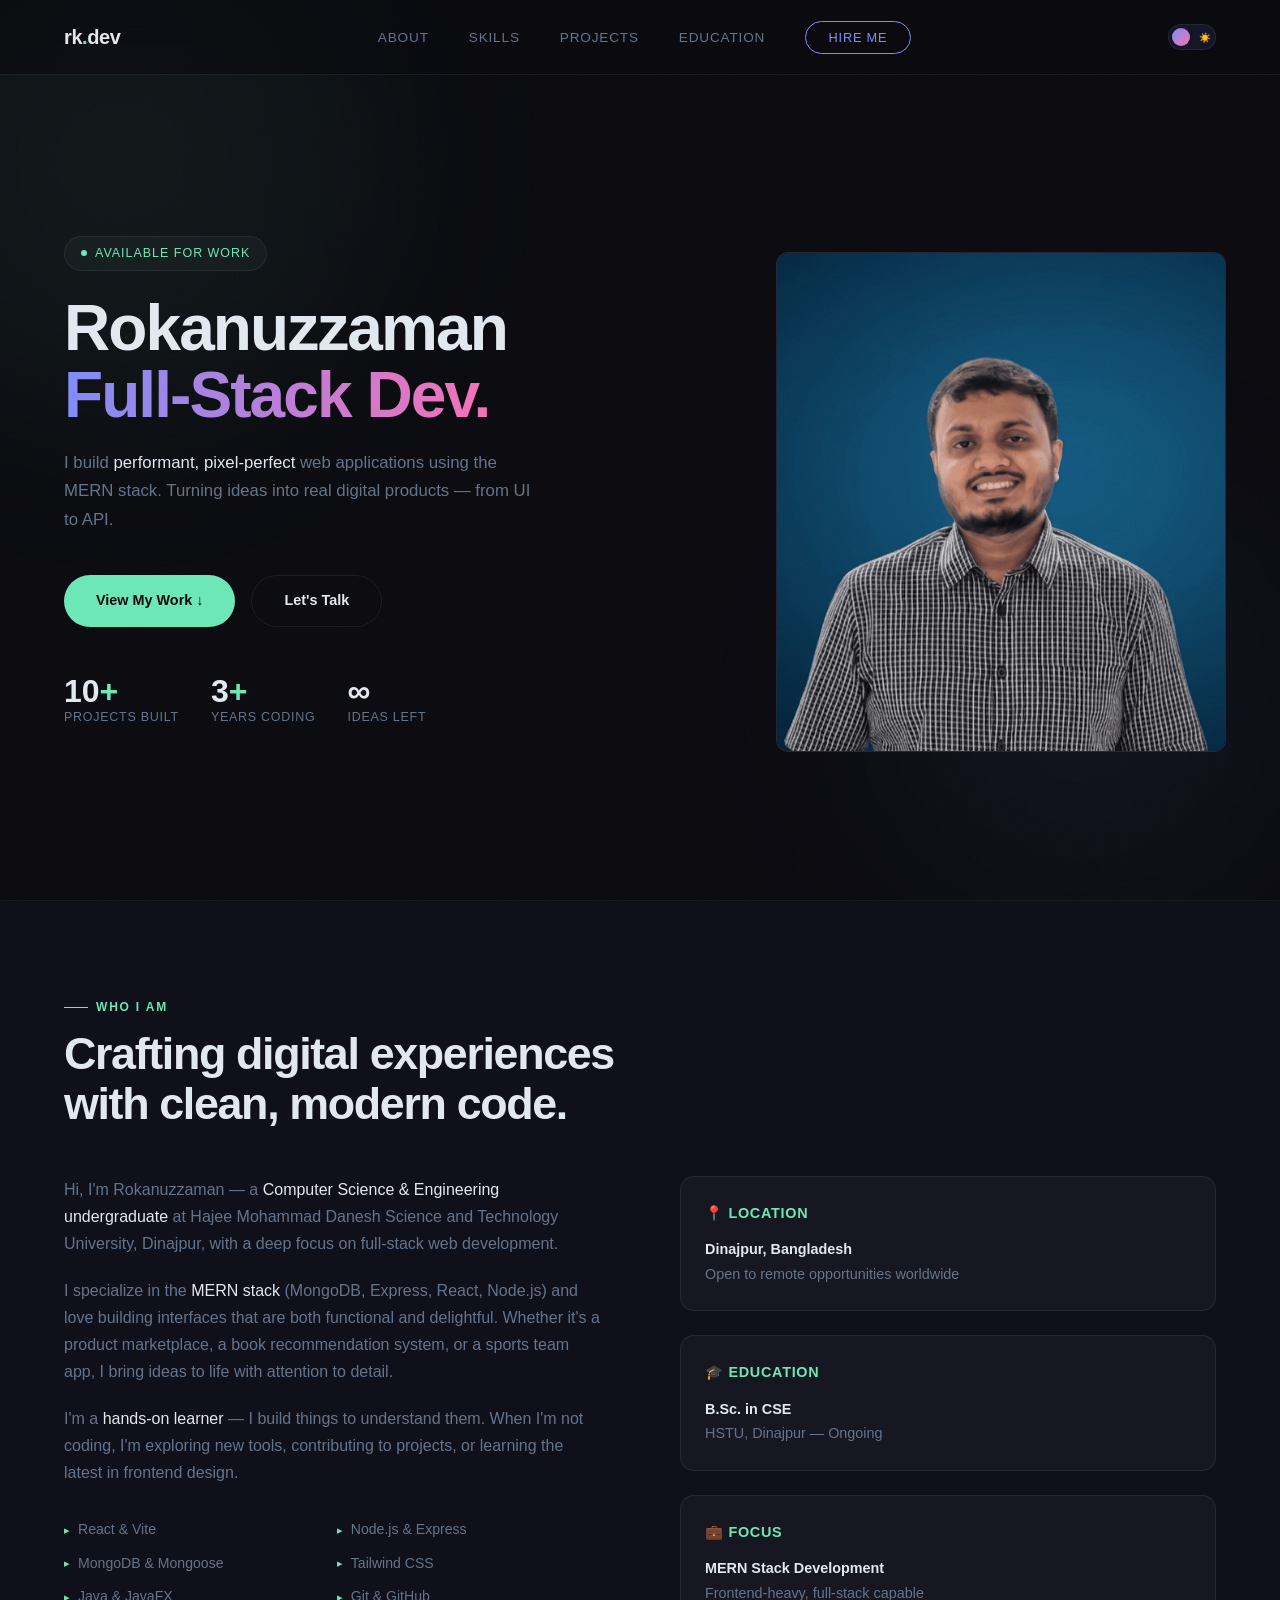
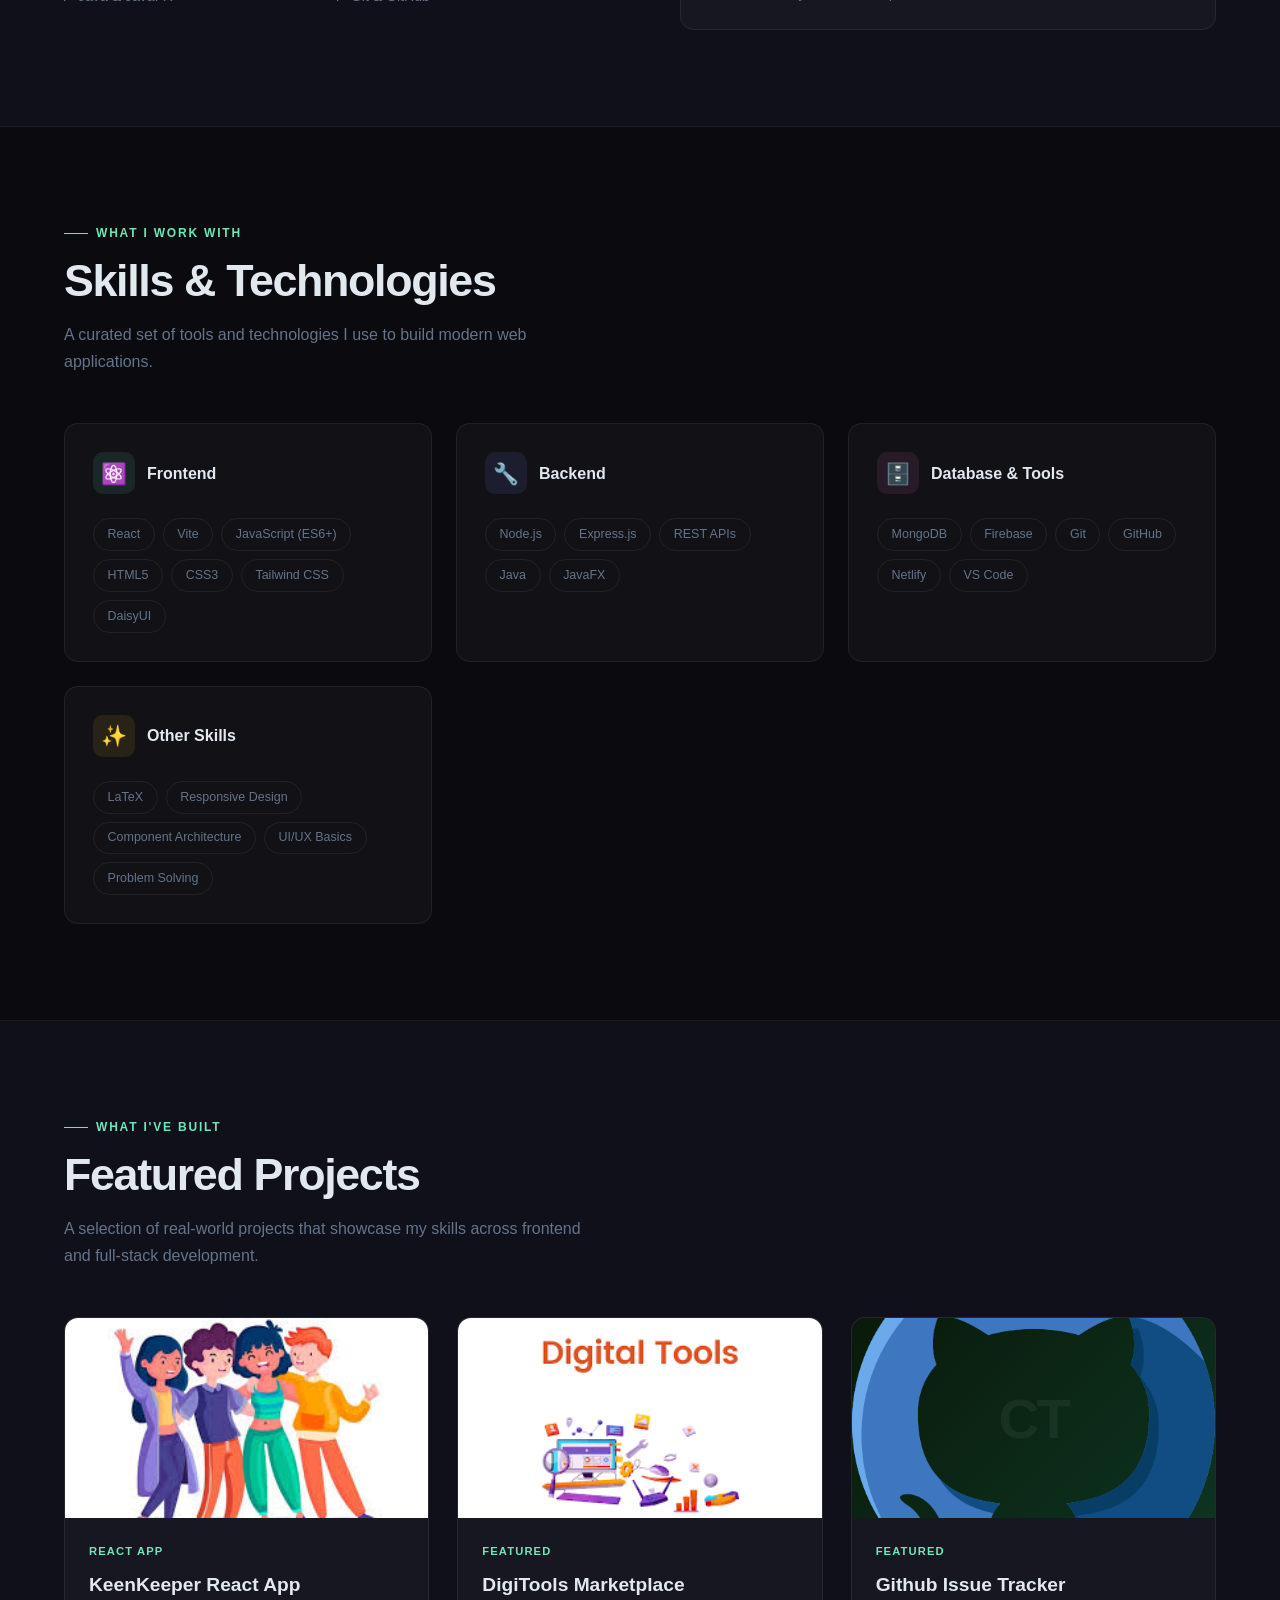
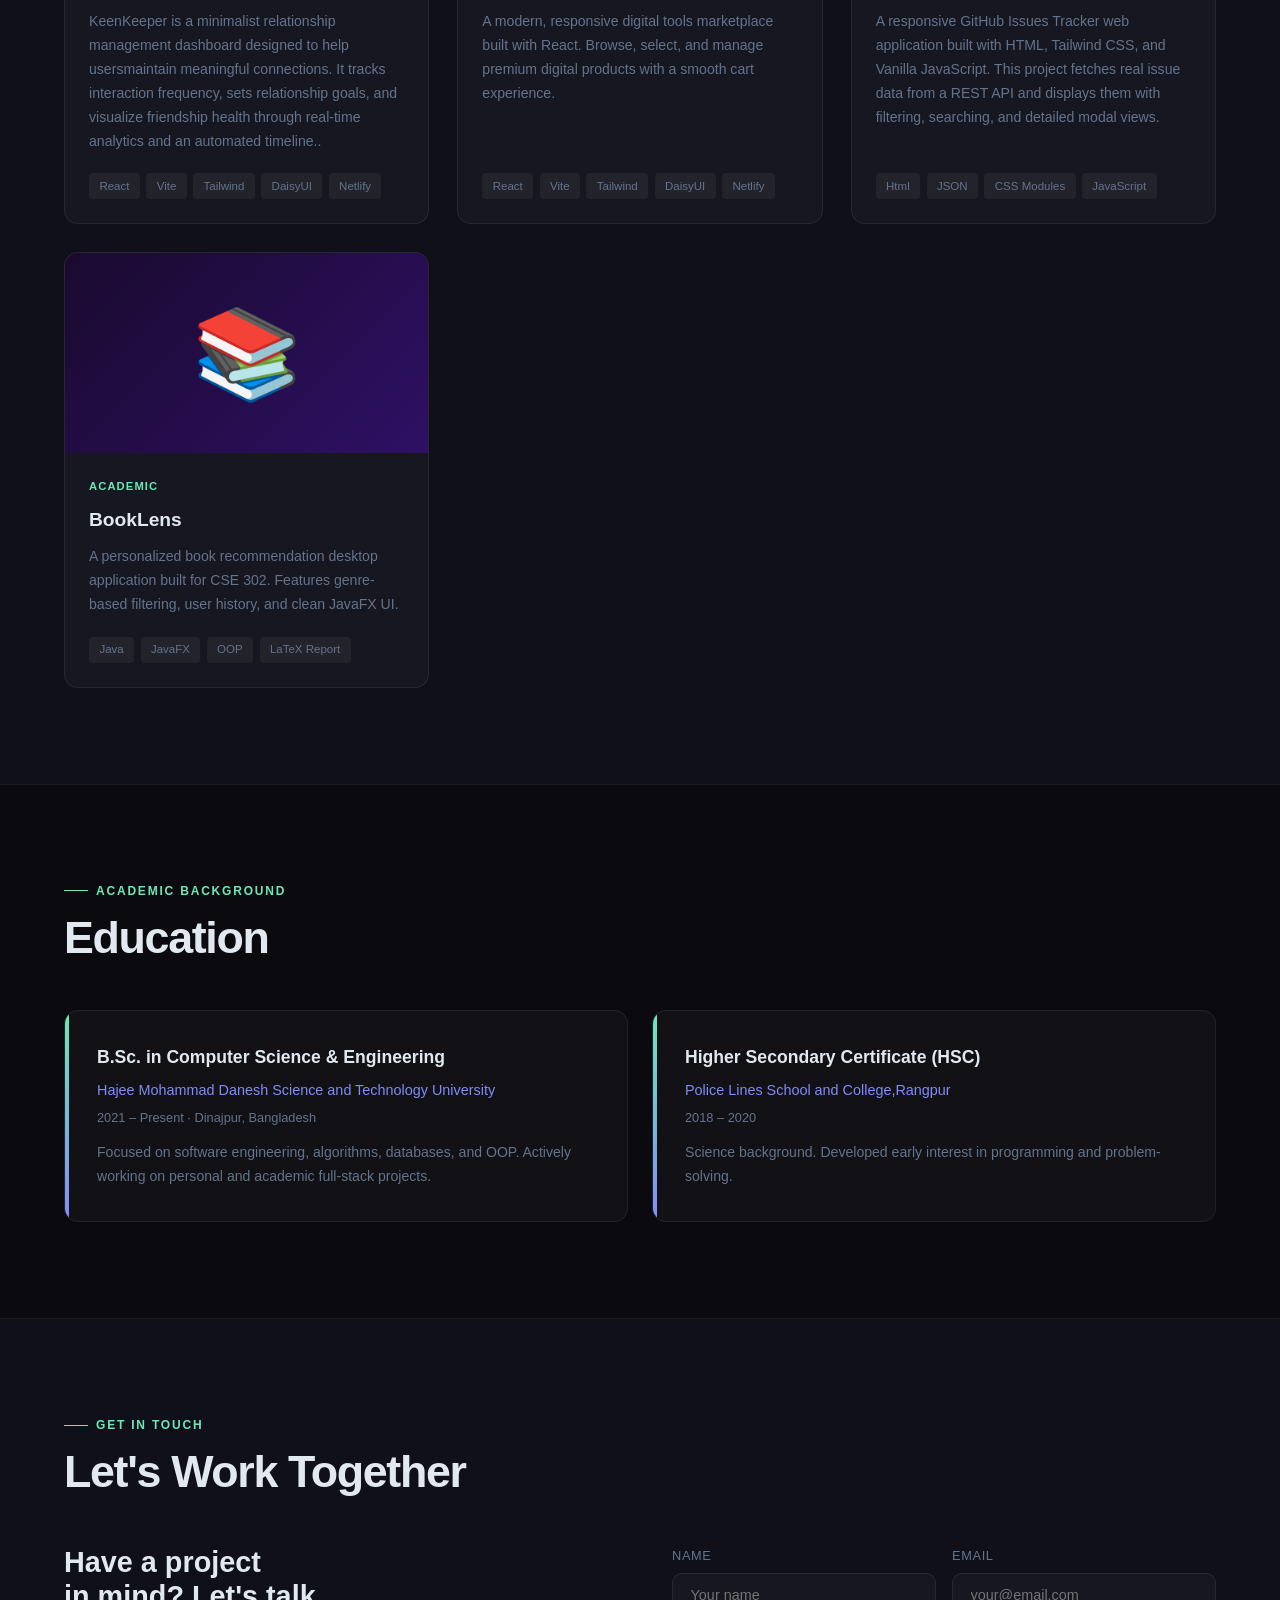
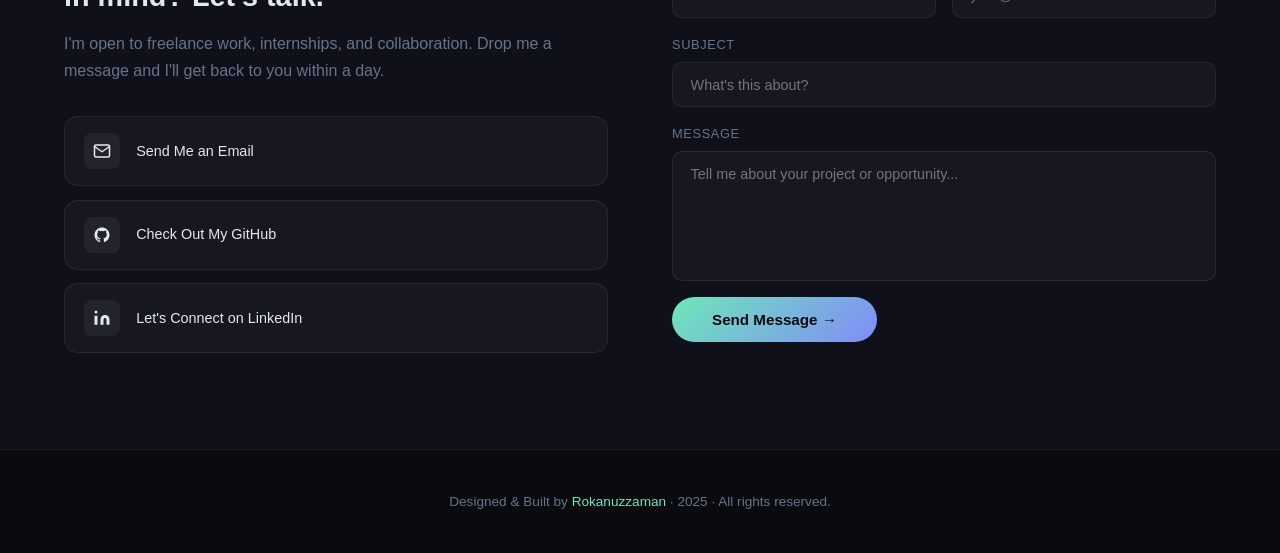
<file: index.html>
<!DOCTYPE html>
<html lang="en">

<head>
  <meta charset="UTF-8" />
  <meta name="viewport" content="width=device-width, initial-scale=1.0" />
  <title>Rokanuzzaman | Full-Stack Developer</title>
  <link rel="preconnect" href="https://fonts.googleapis.com">
  <link rel="preconnect" href="https://fonts.gstatic.com" crossorigin>
  <link href="https://fonts.googleapis.com/css2?family=Roboto:ital,wght@0,100..900;1,100..900&display=swap"
    rel="stylesheet">
  <link rel="stylesheet" href="./style/style.css">

</head>

<body>


  <!-- NAV -->
  <nav id="nav">
    <div class="logo">rk<span>.</span>dev</div>
    <ul class="nav-links">
      <li><a href="#about">About</a></li>
      <li><a href="#skills">Skills</a></li>
      <li><a href="#projects">Projects</a></li>
      <li><a href="#education">Education</a></li>
      <li><a href="#contact" class="nav-cta">Hire Me</a></li>
    </ul>
    <div style="display:flex;align-items:center;gap:1rem;">
      <button id="themeToggle" title="Toggle theme" aria-label="Toggle light/dark theme">
        <span class="toggle-icon moon">🌙</span>
        <span class="toggle-icon sun">☀️</span>
        <span class="toggle-thumb"></span>
      </button>
      <div class="hamburger" id="hamburger">
        <span></span><span></span><span></span>
      </div>
    </div>
  </nav>

  <!-- MOBILE MENU -->
  <div class="mobile-menu" id="mobileMenu">
    <a href="#about" class="menu-link">About</a>
    <a href="#skills" class="menu-link">Skills</a>
    <a href="#projects" class="menu-link">Projects</a>
    <a href="#education" class="menu-link">Education</a>
    <a href="#contact" class="menu-link">Contact</a>
  </div>

  <!-- HERO -->
  <section id="hero">
    <div class="glow glow-1"></div>
    <div class="glow glow-2"></div>
    <div class="hero-grid">
      <div class="hero-content">
        <div class="hero-tag"><span class="dot"></span> Available for Work</div>
        <h1 class="hero-name">
          Rokanuzzaman<br>
          <span class="line2">Full-Stack Dev.</span>
        </h1>
        <p class="hero-sub">
          I build <em>performant, pixel-perfect</em> web applications using the MERN stack.
          Turning ideas into real digital products — from UI to API.
        </p>
        <div class="hero-actions">
          <a href="#projects" class="btn btn-primary">View My Work ↓</a>
          <a href="#contact" class="btn btn-outline">Let's Talk</a>
        </div>
        <div class="hero-stats">
          <div class="stat">
            <div class="stat-num">10<span>+</span></div>
            <div class="stat-label">Projects Built</div>
          </div>
          <div class="stat">
            <div class="stat-num">3<span>+</span></div>
            <div class="stat-label">Years Coding</div>
          </div>
          <div class="stat">
            <div class="stat-num">∞</div>
            <div class="stat-label">Ideas Left</div>
          </div>
        </div>
      </div>

      <div class="hero-visual">
        <div class="hero-badge"
          style="animation:float 3s .5s ease-in-out infinite; padding:0; overflow:hidden; width:450px; height:500px;">
          <img style="width:100%; height:100%; object-fit:cover; display:block;" src="./image/Gitprofile (4).png"
            alt="My photo">
        </div>
      </div>
  </section>
  <div class="divider"></div>

  <!-- ABOUT -->
  <section id="about">
    <div class="section-inner">
      <div class="section-label">Who I Am</div>
      <h2 class="section-title">Crafting digital experiences<br>with clean, modern code.</h2>
      <div class="about-grid reveal">
        <div class="about-text">
          <p>
            Hi, I'm Rokanuzzaman — a <em>Computer Science & Engineering undergraduate</em> at Hajee Mohammad Danesh
            Science and Technology University, Dinajpur, with a deep focus on full-stack web development.
          </p>
          <p>
            I specialize in the <em>MERN stack</em> (MongoDB, Express, React, Node.js) and love building interfaces that
            are both functional and delightful. Whether it's a product marketplace, a book recommendation system, or a
            sports team app, I bring ideas to life with attention to detail.
          </p>
          <p>
            I'm a <em>hands-on learner</em> — I build things to understand them. When I'm not coding, I'm exploring new
            tools, contributing to projects, or learning the latest in frontend design.
          </p>
          <ul class="about-list">
            <li>React & Vite</li>
            <li>Node.js & Express</li>
            <li>MongoDB & Mongoose</li>
            <li>Tailwind CSS</li>
            <li>Java & JavaFX</li>
            <li>Git & GitHub</li>
          </ul>
        </div>
        <div class="about-right">
          <div class="info-card">
            <h4>📍 Location</h4>
            <p><strong>Dinajpur, Bangladesh</strong><br>Open to remote opportunities worldwide</p>
          </div>
          <div class="info-card">
            <h4>🎓 Education</h4>
            <p><strong>B.Sc. in CSE</strong><br>HSTU, Dinajpur — Ongoing</p>
          </div>
          <div class="info-card">
            <h4>💼 Focus</h4>
            <p><strong>MERN Stack Development</strong><br>Frontend-heavy, full-stack capable</p>
          </div>
        </div>
      </div>
    </div>
  </section>
  <div class="divider"></div>

  <!-- SKILLS -->
  <section id="skills">
    <div class="section-inner">
      <div class="section-label">What I Work With</div>
      <h2 class="section-title">Skills & Technologies</h2>
      <p class="section-desc">A curated set of tools and technologies I use to build modern web applications.</p>
      <div class="skills-grid reveal">
        <div class="skill-group">
          <div class="skill-group-head">
            <div class="skill-icon" style="background:rgba(110,231,183,.1)">⚛️</div>
            <h3>Frontend</h3>
          </div>
          <div class="skill-tags">
            <span class="skill-tag">React</span>
            <span class="skill-tag">Vite</span>
            <span class="skill-tag">JavaScript (ES6+)</span>
            <span class="skill-tag">HTML5</span>
            <span class="skill-tag">CSS3</span>
            <span class="skill-tag">Tailwind CSS</span>
            <span class="skill-tag">DaisyUI</span>
          </div>
        </div>
        <div class="skill-group">
          <div class="skill-group-head">
            <div class="skill-icon" style="background:rgba(129,140,248,.1)">🔧</div>
            <h3>Backend</h3>
          </div>
          <div class="skill-tags">
            <span class="skill-tag">Node.js</span>
            <span class="skill-tag">Express.js</span>
            <span class="skill-tag">REST APIs</span>
            <span class="skill-tag">Java</span>
            <span class="skill-tag">JavaFX</span>
          </div>
        </div>
        <div class="skill-group">
          <div class="skill-group-head">
            <div class="skill-icon" style="background:rgba(244,114,182,.1)">🗄️</div>
            <h3>Database & Tools</h3>
          </div>
          <div class="skill-tags">
            <span class="skill-tag">MongoDB</span>
            <span class="skill-tag">Firebase</span>
            <span class="skill-tag">Git</span>
            <span class="skill-tag">GitHub</span>
            <span class="skill-tag">Netlify</span>
            <span class="skill-tag">VS Code</span>
          </div>
        </div>
        <div class="skill-group">
          <div class="skill-group-head">
            <div class="skill-icon" style="background:rgba(251,191,36,.1)">✨</div>
            <h3>Other Skills</h3>
          </div>
          <div class="skill-tags">
            <span class="skill-tag">LaTeX</span>
            <span class="skill-tag">Responsive Design</span>
            <span class="skill-tag">Component Architecture</span>
            <span class="skill-tag">UI/UX Basics</span>
            <span class="skill-tag">Problem Solving</span>
          </div>
        </div>
      </div>
    </div>
  </section>
  <div class="divider"></div>

  <!-- PROJECTS -->
  <section id="projects">
    <div class="section-inner">
      <div class="section-label">What I've Built</div>
      <h2 class="section-title">Featured Projects</h2>
      <p class="section-desc">A selection of real-world projects that showcase my skills across frontend and full-stack
        development.</p>
      <div class="projects-grid reveal">

        <!-- Keen Keeper React app -->
        <div class="project-card">
          <div class="project-thumb" style="background:linear-gradient(135deg,#1a0a0a,#2e1010)">
            <span class="thumb-label">BB</span>
            <span style="object-fit: fill;" class="thumb-icon"><img width="400px" src="./image/image.png" alt=""></span>
            <div class="project-overlay">
              <a target="_blank" href="https://keen-keeper-react-communication-webap.netlify.app/"
                class="overlay-btn ob-demo">Live
                Demo</a>
              <a target="_blank" href="https://github.com/rokan45/keen-keeper-react-communication-webapp"
                class="overlay-btn ob-code">GitHub Repo</a>
            </div>
          </div>
          <div class="project-body">
            <div class="project-badge">React App</div>
            <h3 class="project-title">KeenKeeper React App</h3>
            <p class="project-desc">KeenKeeper is a minimalist relationship management dashboard designed to help
              usersmaintain meaningful connections. It tracks interaction frequency, sets relationship goals, and
              visualize friendship health through real-time analytics and an automated timeline..</p>
            <div class="project-stack">
              <span class="stack-tag">React</span>
              <span class="stack-tag">Vite</span>
              <span class="stack-tag">Tailwind</span>
              <span class="stack-tag">DaisyUI</span>
              <span class="stack-tag">Netlify</span>
            </div>
          </div>
        </div>

        <!-- digital tool projects -->
        <div class="project-card">
          <div class="project-thumb" style="background:linear-gradient(135deg,#0d1b2a,#1b2838)">
            <span class="thumb-label">DT</span>
            <span class="thumb-icon"><img src="./image/digitoolpng.png" width="400px" alt=""></span>
            <div class="project-overlay">
              <a href="https://digitool-platform-react-app.netlify.app/" target="_blank"
                class="overlay-btn ob-demo">Live Demo</a>
              <a href="https://github.com/rokan45/digital-tools-react-app" target="_blank"
                class="overlay-btn ob-code">GitHub Repo</a>
            </div>
          </div>
          <div class="project-body">
            <div class="project-badge">Featured</div>
            <h3 class="project-title">DigiTools Marketplace</h3>
            <p class="project-desc">A modern, responsive digital tools marketplace built with React. Browse, select, and
              manage premium digital products with a smooth cart experience.</p>
            <div class="project-stack">
              <span class="stack-tag">React</span>
              <span class="stack-tag">Vite</span>
              <span class="stack-tag">Tailwind</span>
              <span class="stack-tag">DaisyUI</span>
              <span class="stack-tag">Netlify</span>
            </div>
          </div>
        </div>

        <!-- Github issue tracker -->
        <div class="project-card">
          <div class="project-thumb" style="background:linear-gradient(135deg,#0a1a0a,#0d3321)">
            <span class="thumb-label">CT</span>
            <span class="thumb-icon"><img style="object-fit: cover;" src="./image/github.png" alt=""></span>
            <div class="project-overlay">
              <a target="_blank" href="https://rokan45.github.io/project-github_issue_tracker/"
                class="overlay-btn ob-demo">Live
                Demo</a>
              <a target="_blank" href="https://github.com/rokan45/project-github_issue_tracker"
                class="overlay-btn ob-code">GitHub
                Repo</a>
            </div>
          </div>
          <div class="project-body">
            <div class="project-badge">Featured</div>
            <h3 class="project-title">Github Issue Tracker</h3>
            <p class="project-desc">A responsive GitHub Issues Tracker web application built with HTML, Tailwind CSS,
              and Vanilla JavaScript. This project fetches real issue data from a REST API and displays them with
              filtering, searching, and detailed modal views.</p>
            <div class="project-stack">
              <span class="stack-tag">Html</span>
              <span class="stack-tag">JSON</span>
              <span class="stack-tag">CSS Modules</span>
              <span class="stack-tag">JavaScript</span>
            </div>
          </div>
        </div>



        <div class="project-card">
          <div class="project-thumb" style="background:linear-gradient(135deg,#1a0a2e,#2e1065)">
            <span class="thumb-label">BL</span>
            <span class="thumb-icon">📚</span>
            <div class="project-overlay">
              <a href="#" class="overlay-btn ob-demo">Demo Not Available</a>
              <a target="_blank" href="https://github.com/rokan45/booklens-java-bookrecommedation-application"
                class="overlay-btn ob-code">GitHub Repo</a>
            </div>
          </div>
          <div class="project-body">
            <div class="project-badge">Academic</div>
            <h3 class="project-title">BookLens</h3>
            <p class="project-desc">A personalized book recommendation desktop application built for CSE 302. Features
              genre-based filtering, user history, and clean JavaFX UI.</p>
            <div class="project-stack">
              <span class="stack-tag">Java</span>
              <span class="stack-tag">JavaFX</span>
              <span class="stack-tag">OOP</span>
              <span class="stack-tag">LaTeX Report</span>
            </div>
          </div>
        </div>

      </div>
    </div>
  </section>
  <div class="divider"></div>

  <!-- EDUCATION -->
  <section id="education">
    <div class="section-inner">
      <div class="section-label">Academic Background</div>
      <h2 class="section-title">Education</h2>
      <div class="edu-grid reveal">
        <div class="edu-card">
          <div class="edu-degree">B.Sc. in Computer Science & Engineering</div>
          <div class="edu-institution">Hajee Mohammad Danesh Science and Technology University</div>
          <div class="edu-period">2021 – Present · Dinajpur, Bangladesh</div>
          <div class="edu-detail">Focused on software engineering, algorithms, databases, and OOP. Actively working on
            personal and academic full-stack projects.</div>
        </div>
        <div class="edu-card">
          <div class="edu-degree">Higher Secondary Certificate (HSC)</div>
          <div class="edu-institution">Police Lines School and College,Rangpur</div>
          <div class="edu-period">2018 – 2020</div>
          <div class="edu-detail">Science background. Developed early interest in programming and problem-solving.</div>
        </div>
      </div>
    </div>
  </section>
  <div class="divider"></div>

  <!-- CONTACT -->
  <section id="contact">
    <div class="section-inner">
      <div class="section-label">Get In Touch</div>
      <h2 class="section-title">Let's Work Together</h2>
      <div class="contact-wrap reveal">
        <div class="contact-left">
          <h3>Have a project<br>in mind? Let's talk.</h3>
          <p>I'm open to freelance work, internships, and collaboration. Drop me a message and I'll get back to you
            within a day.</p>
          <div class="contact-links">

            <a href="https://mail.google.com/mail/?view=cm&to=rokanuzzaman4567@gmail.com" class="contact-link"
              target="_blank">
              <span class="cl-icon">
                <svg width="18" height="18" viewBox="0 0 24 24" fill="none" xmlns="http://www.w3.org/2000/svg">
                  <path d="M20 4H4C2.9 4 2 4.9 2 6V18C2 19.1 2.9 20 4 20H20C21.1 20 22 19.1 22 18V6C22 4.9 21.1 4 20 4Z"
                    stroke="currentColor" stroke-width="2" stroke-linecap="round" stroke-linejoin="round" />
                  <path d="M22 6L12 13L2 6" stroke="currentColor" stroke-width="2" stroke-linecap="round"
                    stroke-linejoin="round" />
                </svg>
              </span>
              Send Me an Email
            </a>

            <a href="https://github.com/rokan45" class="contact-link" target="_blank">
              <span class="cl-icon">
                <svg width="18" height="18" viewBox="0 0 24 24" fill="currentColor" xmlns="http://www.w3.org/2000/svg">
                  <path
                    d="M12 2C6.477 2 2 6.477 2 12C2 16.418 4.865 20.166 8.839 21.489C9.339 21.581 9.521 21.278 9.521 21.017C9.521 20.782 9.512 20.082 9.508 19.158C6.726 19.763 6.139 17.831 6.139 17.831C5.685 16.671 5.029 16.369 5.029 16.369C4.121 15.748 5.098 15.761 5.098 15.761C6.101 15.831 6.629 16.79 6.629 16.79C7.521 18.31 8.97 17.866 9.539 17.613C9.629 16.963 9.889 16.52 10.175 16.27C7.955 16.017 5.619 15.153 5.619 11.388C5.619 10.292 6.009 9.397 6.649 8.695C6.546 8.442 6.203 7.424 6.747 6.047C6.747 6.047 7.587 5.778 9.497 7.072C10.31 6.85 11.16 6.739 12.01 6.735C12.86 6.739 13.71 6.85 14.523 7.072C16.431 5.778 17.269 6.047 17.269 6.047C17.815 7.424 17.472 8.442 17.369 8.695C18.011 9.397 18.399 10.292 18.399 11.388C18.399 15.163 16.059 16.014 13.833 16.261C14.192 16.57 14.512 17.181 14.512 18.112C14.512 19.446 14.499 20.526 14.499 21.017C14.499 21.281 14.679 21.587 15.186 21.487C19.157 20.162 22 16.416 22 12C22 6.477 17.523 2 12 2Z" />
                </svg>
              </span>
              Check Out My GitHub
            </a>

            <a href="https://linkedin.com/in/rokan45" class="contact-link" target="_blank">
              <span class="cl-icon">
                <svg width="18" height="18" viewBox="0 0 24 24" fill="currentColor" xmlns="http://www.w3.org/2000/svg">
                  <path
                    d="M16 8C17.5913 8 19.1174 8.63214 20.2426 9.75736C21.3679 10.8826 22 12.4087 22 14V21H18V14C18 13.4696 17.7893 12.9609 17.4142 12.5858C17.0391 12.2107 16.5304 12 16 12C15.4696 12 14.9609 12.2107 14.5858 12.5858C14.2107 12.9609 14 13.4696 14 14V21H10V14C10 12.4087 10.6321 10.8826 11.7574 9.75736C12.8826 8.63214 14.4087 8 16 8Z" />
                  <path d="M6 9H2V21H6V9Z" />
                  <circle cx="4" cy="4" r="2" />
                </svg>
              </span>
              Let's Connect on LinkedIn
            </a>

          </div>
        </div>
        <form class="contact-form" onsubmit="handleSubmit(event)">
          <div class="form-row">
            <div class="form-group">
              <label>Name</label>
              <input type="text" placeholder="Your name" required />
            </div>
            <div class="form-group">
              <label>Email</label>
              <input type="email" placeholder="your@email.com" required />
            </div>
          </div>
          <div class="form-group">
            <label>Subject</label>
            <input type="text" placeholder="What's this about?" />
          </div>
          <div class="form-group">
            <label>Message</label>
            <textarea placeholder="Tell me about your project or opportunity..."></textarea>
          </div>
          <button type="submit" class="btn-send">Send Message →</button>
        </form>
      </div>
    </div>
  </section>

  <!-- FOOTER -->
  <footer>
    <p>Designed & Built by <a href="#">Rokanuzzaman</a> · 2025 · All rights reserved.</p>
  </footer>

  <!-- Scroll to top -->
  <button id="scrollTop" onclick="window.scrollTo({top:0,behavior:'smooth'})">↑</button>

  <script>
    // Theme toggle
    const html = document.documentElement;
    const toggleBtn = document.getElementById('themeToggle');
    const saved = localStorage.getItem('theme') || 'dark';
    html.setAttribute('data-theme', saved);

    toggleBtn.addEventListener('click', () => {
      const current = html.getAttribute('data-theme');
      const next = current === 'dark' ? 'light' : 'dark';
      html.setAttribute('data-theme', next);
      localStorage.setItem('theme', next);
    });

    // Custom cursor

    document.querySelectorAll('a,button,.project-card,.skill-group').forEach(el => {
      el.addEventListener('mouseenter', () => {
        cursor.style.width = '20px'; cursor.style.height = '20px';
        ring.style.width = '50px'; ring.style.height = '50px';
      });
      el.addEventListener('mouseleave', () => {
        cursor.style.width = '10px'; cursor.style.height = '10px';
        ring.style.width = '36px'; ring.style.height = '36px';
      });
    });

    // Nav scroll
    window.addEventListener('scroll', () => {
      document.getElementById('nav').classList.toggle('scrolled', scrollY > 60);
      document.getElementById('scrollTop').classList.toggle('visible', scrollY > 400);
    });

    // Hamburger
    const ham = document.getElementById('hamburger');
    const menu = document.getElementById('mobileMenu');
    ham.addEventListener('click', () => {
      ham.classList.toggle('active');
      menu.classList.toggle('open');
    });
    document.querySelectorAll('.menu-link').forEach(a => {
      a.addEventListener('click', () => { ham.classList.remove('active'); menu.classList.remove('open'); });
    });

    // Scroll reveal
    const observer = new IntersectionObserver(entries => {
      entries.forEach(e => { if (e.isIntersecting) e.target.classList.add('visible'); });
    }, { threshold: .12 });
    document.querySelectorAll('.reveal').forEach(el => observer.observe(el));

    // Form
    function handleSubmit(e) {
      e.preventDefault();
      const btn = e.target.querySelector('.btn-send');
      btn.textContent = '✓ Message Sent!';
      btn.style.background = 'var(--accent)';
      setTimeout(() => { btn.textContent = 'Send Message →'; btn.style.background = ''; e.target.reset(); }, 3000);
    }
  </script>
</body>

</html>
</file>
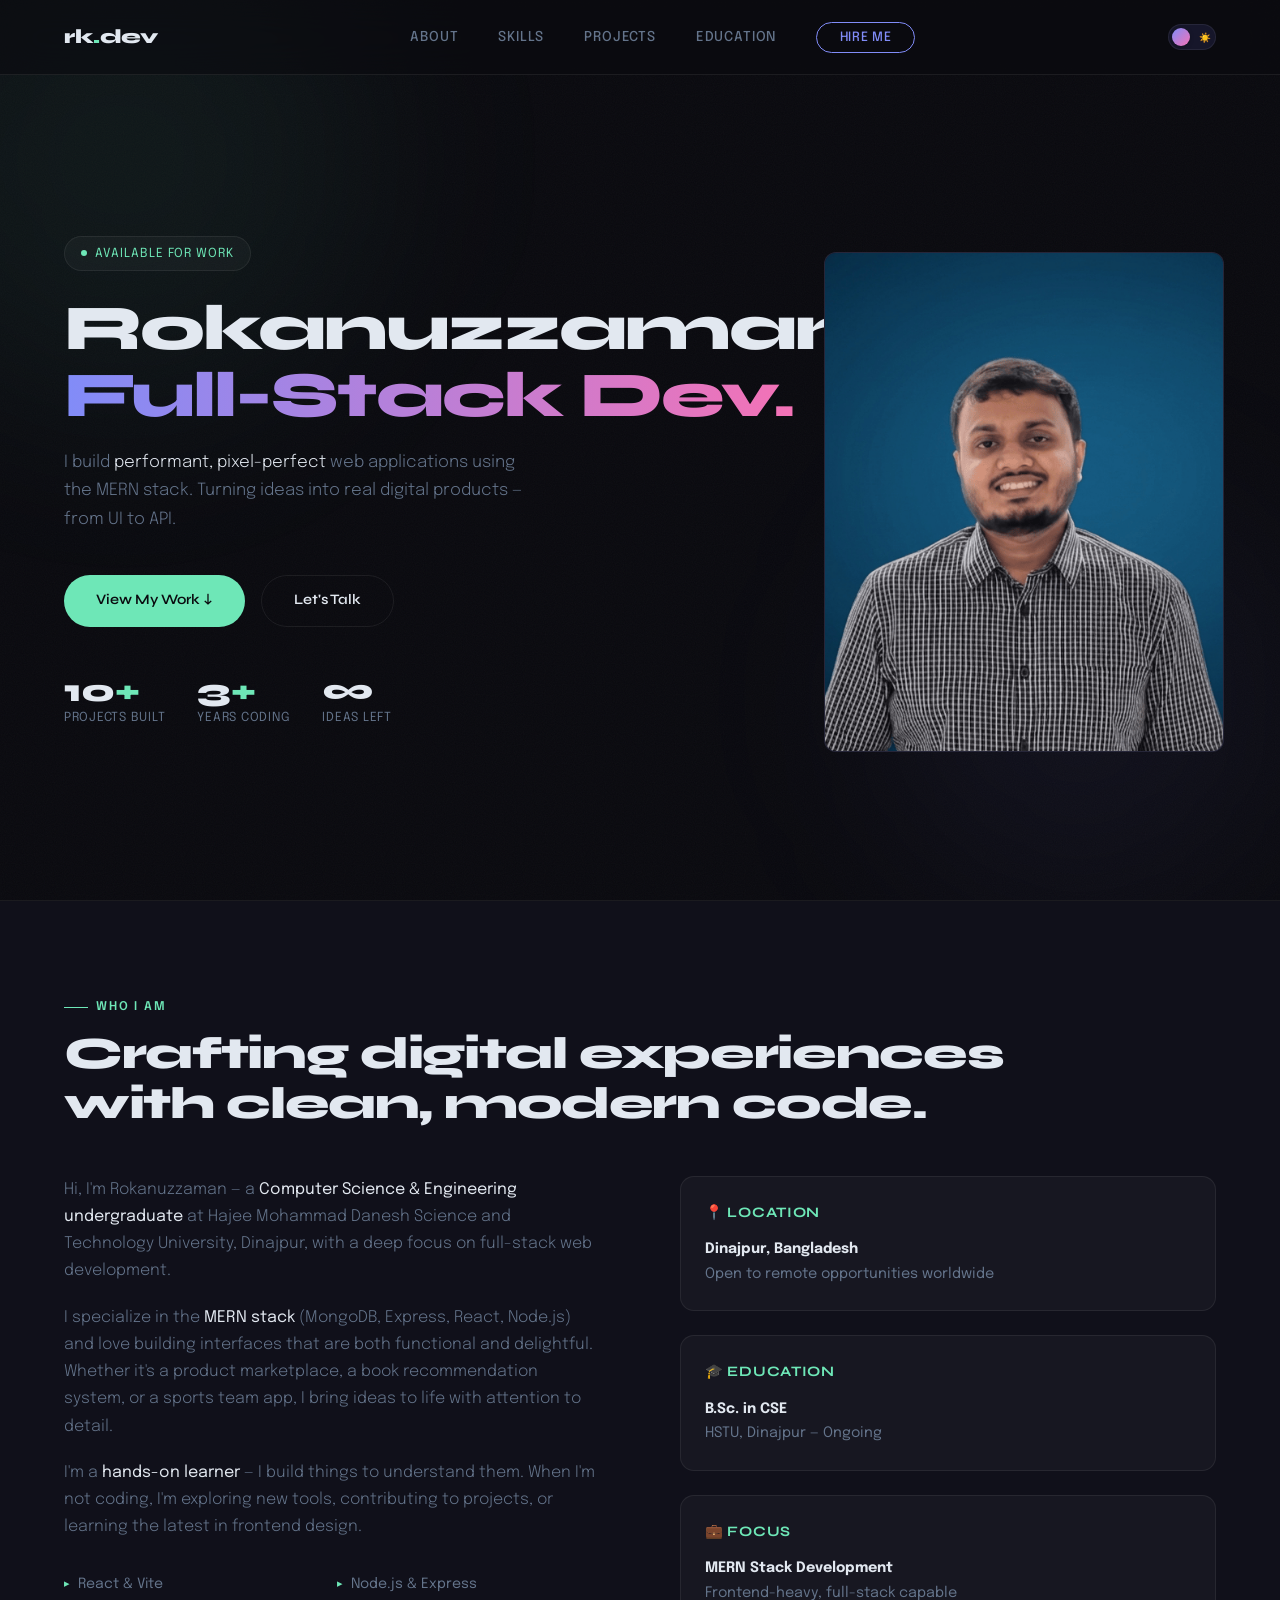
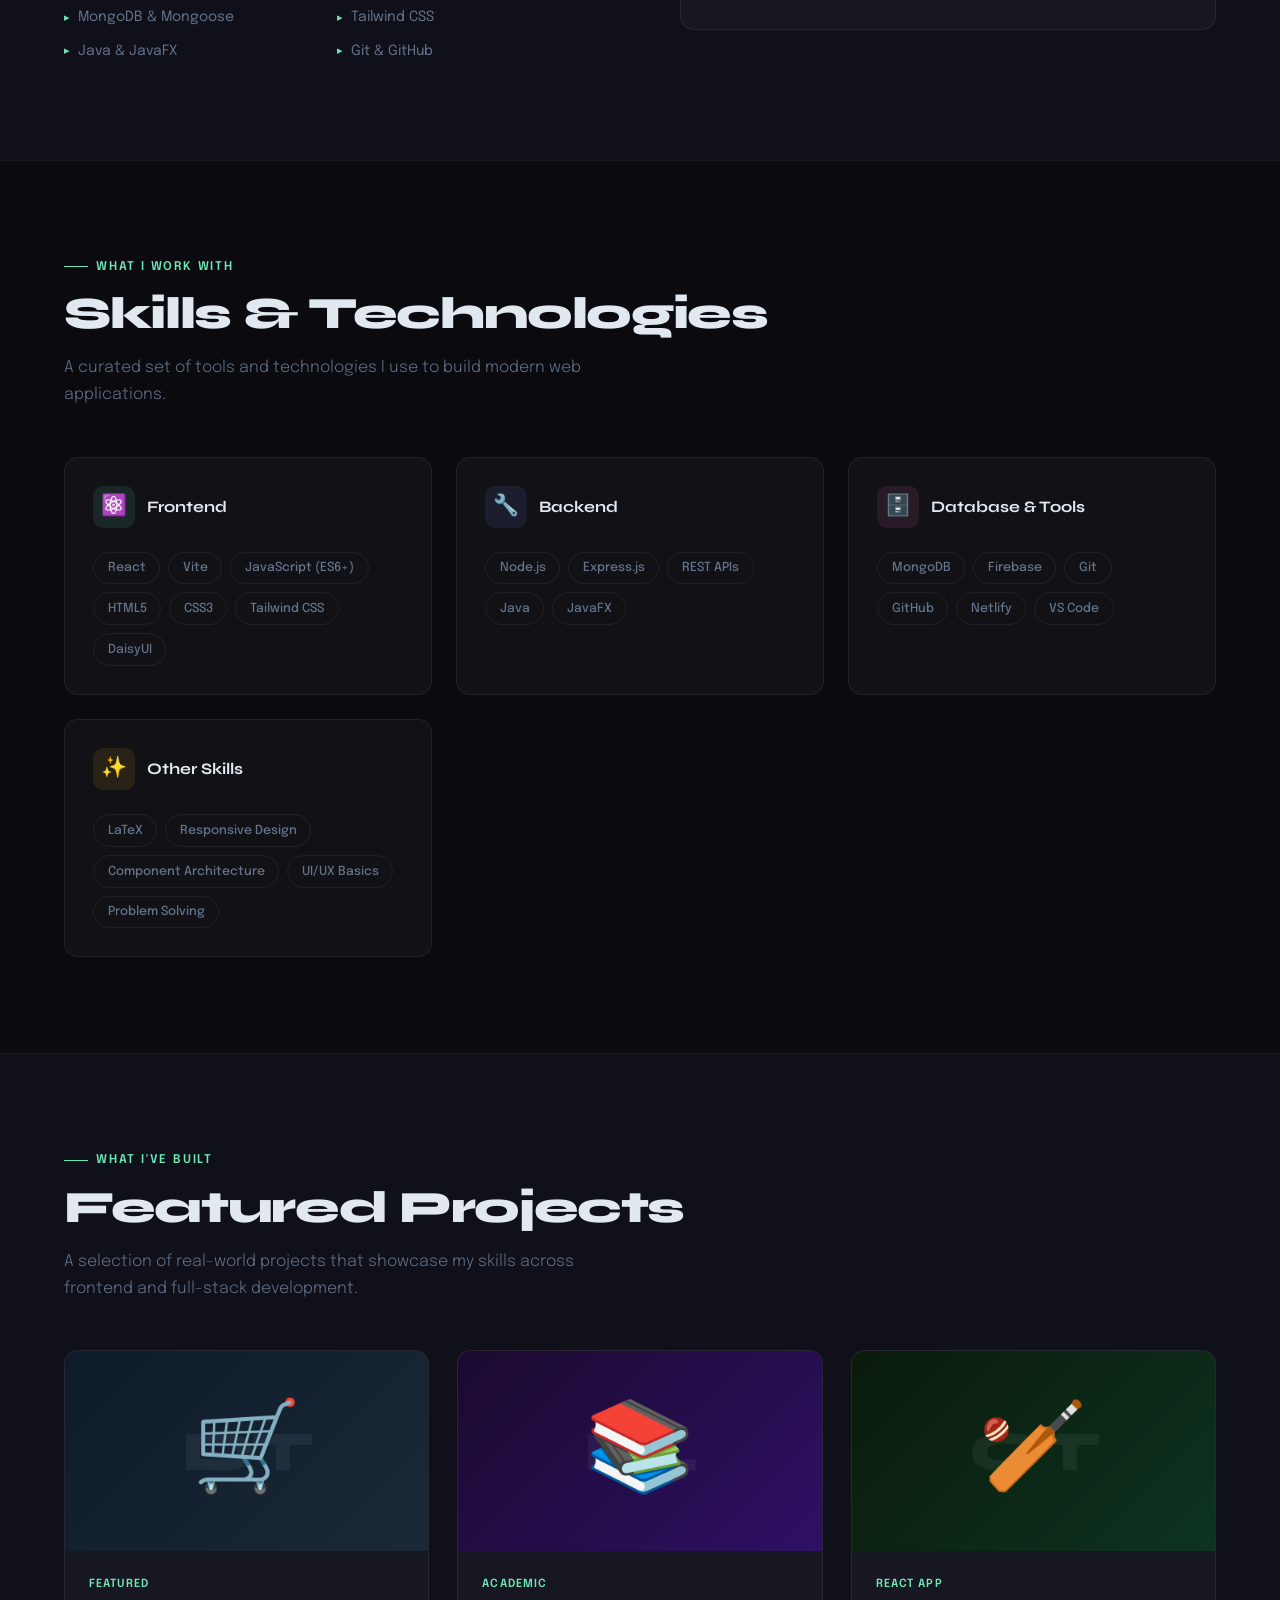
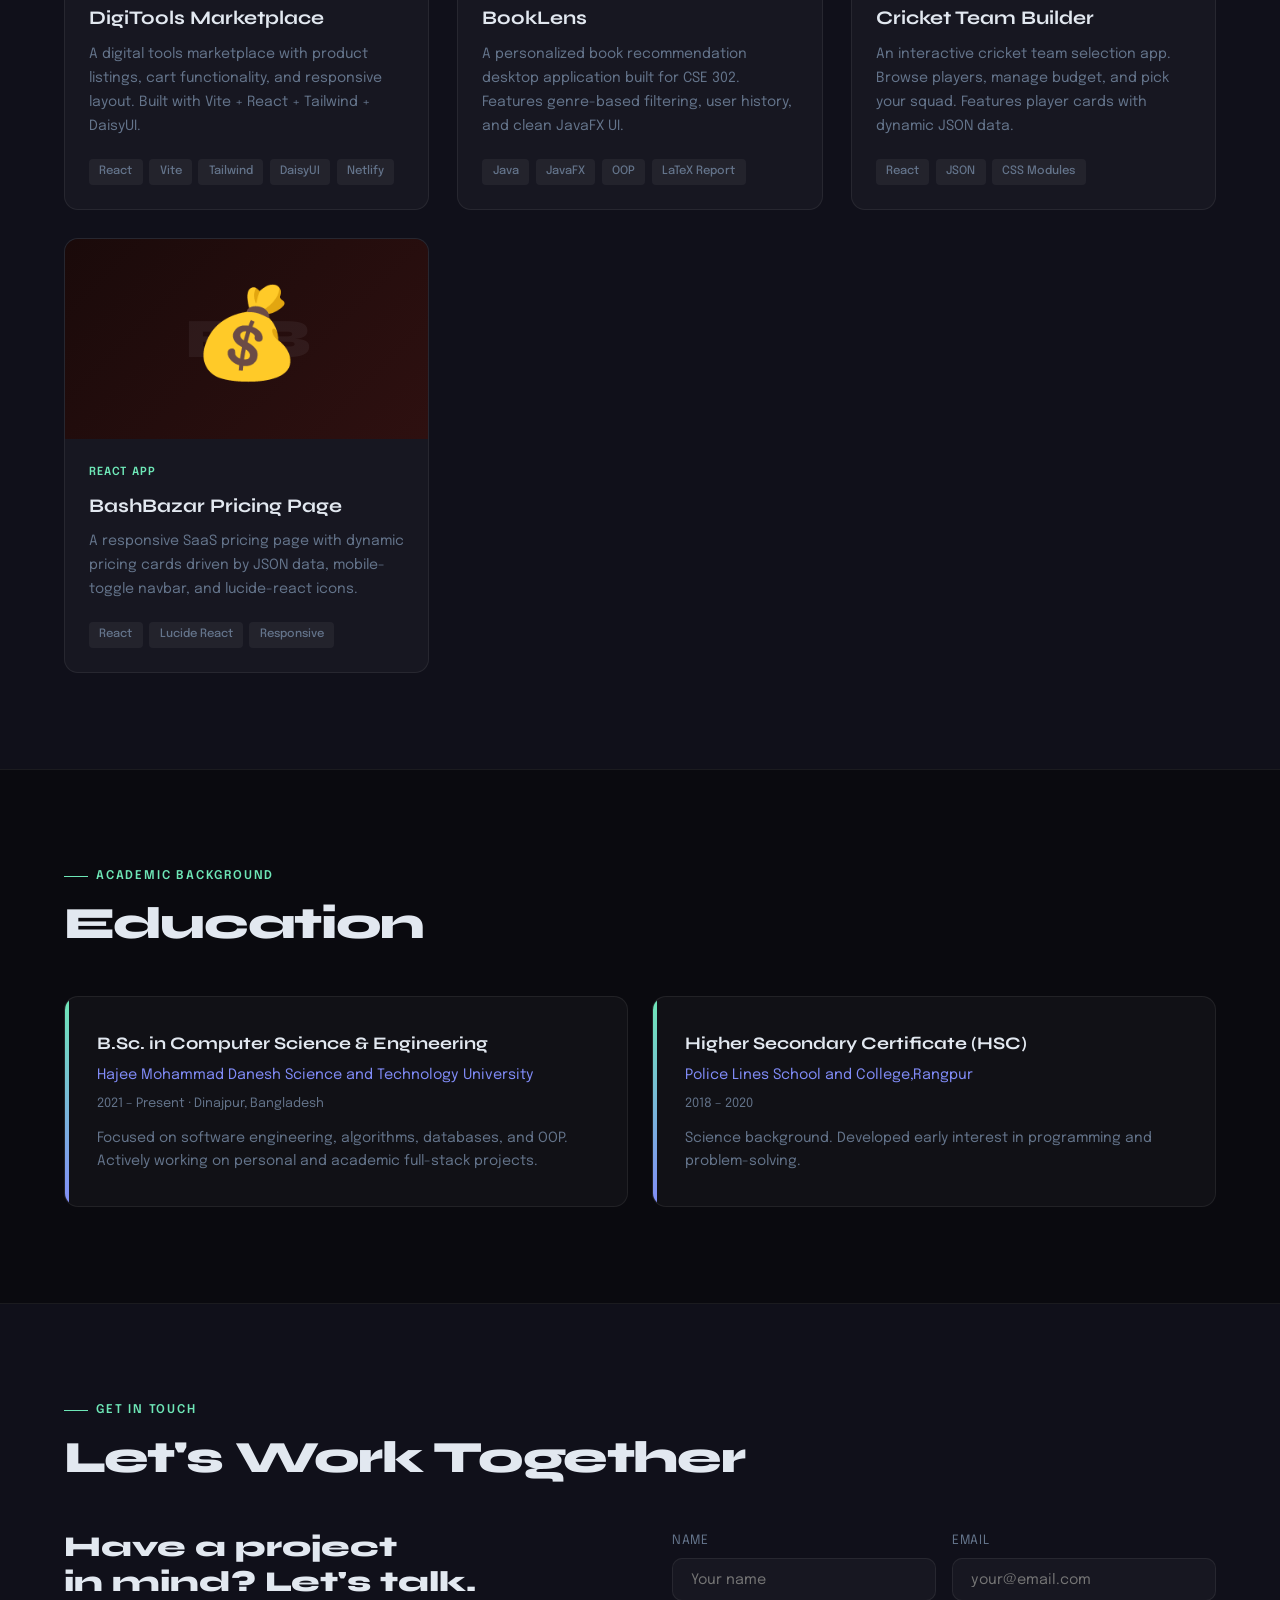
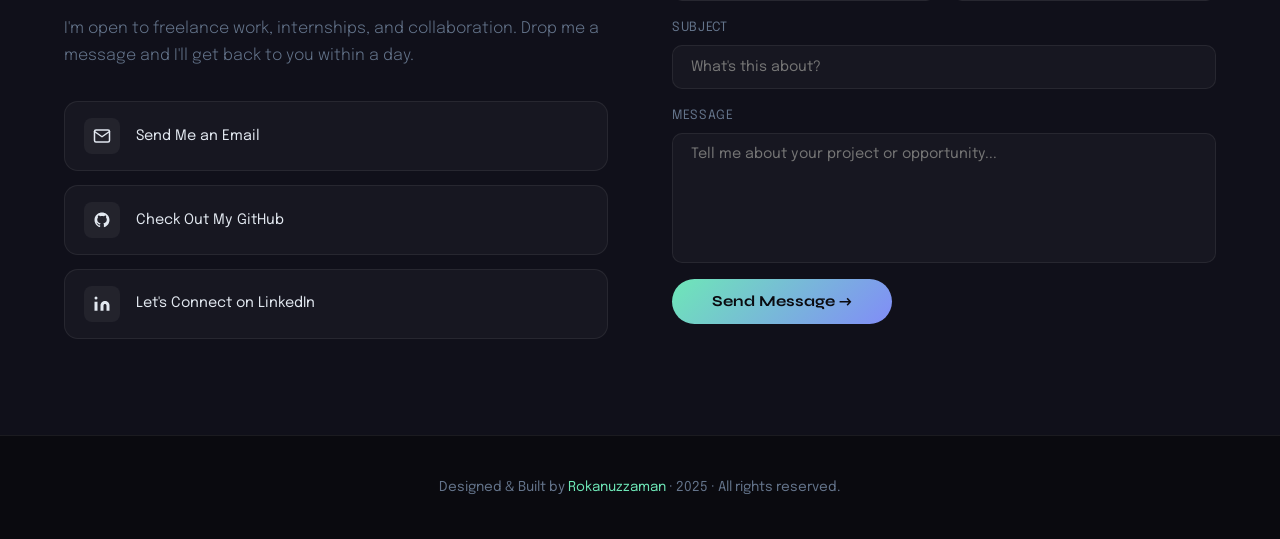
<file: portfolio.html>
<!DOCTYPE html>
<html lang="en">

<head>
  <meta charset="UTF-8" />
  <meta name="viewport" content="width=device-width, initial-scale=1.0" />
  <title>Rokanuzzaman | Full-Stack Developer</title>
  <link
    href="https://fonts.googleapis.com/css2?family=Syne:wght@400;600;700;800&family=Epilogue:ital,wght@0,300;0,400;0,500;1,300&display=swap"
    rel="stylesheet" />
  <link rel="stylesheet" href="./style/style.css">

</head>

<body>


  <!-- NAV -->
  <nav id="nav">
    <div class="logo">rk<span>.</span>dev</div>
    <ul class="nav-links">
      <li><a href="#about">About</a></li>
      <li><a href="#skills">Skills</a></li>
      <li><a href="#projects">Projects</a></li>
      <li><a href="#education">Education</a></li>
      <li><a href="#contact" class="nav-cta">Hire Me</a></li>
    </ul>
    <div style="display:flex;align-items:center;gap:1rem;">
      <button id="themeToggle" title="Toggle theme" aria-label="Toggle light/dark theme">
        <span class="toggle-icon moon">🌙</span>
        <span class="toggle-icon sun">☀️</span>
        <span class="toggle-thumb"></span>
      </button>
      <div class="hamburger" id="hamburger">
        <span></span><span></span><span></span>
      </div>
    </div>
  </nav>

  <!-- MOBILE MENU -->
  <div class="mobile-menu" id="mobileMenu">
    <a href="#about" class="menu-link">About</a>
    <a href="#skills" class="menu-link">Skills</a>
    <a href="#projects" class="menu-link">Projects</a>
    <a href="#education" class="menu-link">Education</a>
    <a href="#contact" class="menu-link">Contact</a>
  </div>

  <!-- HERO -->
  <section id="hero">
    <div class="glow glow-1"></div>
    <div class="glow glow-2"></div>
    <div class="hero-grid">
      <div class="hero-content">
        <div class="hero-tag"><span class="dot"></span> Available for Work</div>
        <h1 class="hero-name">
          Rokanuzzaman<br>
          <span class="line2">Full-Stack Dev.</span>
        </h1>
        <p class="hero-sub">
          I build <em>performant, pixel-perfect</em> web applications using the MERN stack.
          Turning ideas into real digital products — from UI to API.
        </p>
        <div class="hero-actions">
          <a href="#projects" class="btn btn-primary">View My Work ↓</a>
          <a href="#contact" class="btn btn-outline">Let's Talk</a>
        </div>
        <div class="hero-stats">
          <div class="stat">
            <div class="stat-num">10<span>+</span></div>
            <div class="stat-label">Projects Built</div>
          </div>
          <div class="stat">
            <div class="stat-num">3<span>+</span></div>
            <div class="stat-label">Years Coding</div>
          </div>
          <div class="stat">
            <div class="stat-num">∞</div>
            <div class="stat-label">Ideas Left</div>
          </div>
        </div>
      </div>

      <div class="hero-visual" style="border: 2px solid red; ">
        <div class="hero-badge"
          style="animation:float 3s .5s ease-in-out infinite; padding:0; overflow:hidden; width:400px; height:500px;">
          <img style="width:100%; height:100%; object-fit:cover; display:block;" src="./image/Gitprofile (4).png"
            alt="My photo">
        </div>
      </div>
  </section>
  <div class="divider"></div>

  <!-- ABOUT -->
  <section id="about">
    <div class="section-inner">
      <div class="section-label">Who I Am</div>
      <h2 class="section-title">Crafting digital experiences<br>with clean, modern code.</h2>
      <div class="about-grid reveal">
        <div class="about-text">
          <p>
            Hi, I'm Rokanuzzaman — a <em>Computer Science & Engineering undergraduate</em> at Hajee Mohammad Danesh
            Science and Technology University, Dinajpur, with a deep focus on full-stack web development.
          </p>
          <p>
            I specialize in the <em>MERN stack</em> (MongoDB, Express, React, Node.js) and love building interfaces that
            are both functional and delightful. Whether it's a product marketplace, a book recommendation system, or a
            sports team app, I bring ideas to life with attention to detail.
          </p>
          <p>
            I'm a <em>hands-on learner</em> — I build things to understand them. When I'm not coding, I'm exploring new
            tools, contributing to projects, or learning the latest in frontend design.
          </p>
          <ul class="about-list">
            <li>React & Vite</li>
            <li>Node.js & Express</li>
            <li>MongoDB & Mongoose</li>
            <li>Tailwind CSS</li>
            <li>Java & JavaFX</li>
            <li>Git & GitHub</li>
          </ul>
        </div>
        <div class="about-right">
          <div class="info-card">
            <h4>📍 Location</h4>
            <p><strong>Dinajpur, Bangladesh</strong><br>Open to remote opportunities worldwide</p>
          </div>
          <div class="info-card">
            <h4>🎓 Education</h4>
            <p><strong>B.Sc. in CSE</strong><br>HSTU, Dinajpur — Ongoing</p>
          </div>
          <div class="info-card">
            <h4>💼 Focus</h4>
            <p><strong>MERN Stack Development</strong><br>Frontend-heavy, full-stack capable</p>
          </div>
        </div>
      </div>
    </div>
  </section>
  <div class="divider"></div>

  <!-- SKILLS -->
  <section id="skills">
    <div class="section-inner">
      <div class="section-label">What I Work With</div>
      <h2 class="section-title">Skills & Technologies</h2>
      <p class="section-desc">A curated set of tools and technologies I use to build modern web applications.</p>
      <div class="skills-grid reveal">
        <div class="skill-group">
          <div class="skill-group-head">
            <div class="skill-icon" style="background:rgba(110,231,183,.1)">⚛️</div>
            <h3>Frontend</h3>
          </div>
          <div class="skill-tags">
            <span class="skill-tag">React</span>
            <span class="skill-tag">Vite</span>
            <span class="skill-tag">JavaScript (ES6+)</span>
            <span class="skill-tag">HTML5</span>
            <span class="skill-tag">CSS3</span>
            <span class="skill-tag">Tailwind CSS</span>
            <span class="skill-tag">DaisyUI</span>
          </div>
        </div>
        <div class="skill-group">
          <div class="skill-group-head">
            <div class="skill-icon" style="background:rgba(129,140,248,.1)">🔧</div>
            <h3>Backend</h3>
          </div>
          <div class="skill-tags">
            <span class="skill-tag">Node.js</span>
            <span class="skill-tag">Express.js</span>
            <span class="skill-tag">REST APIs</span>
            <span class="skill-tag">Java</span>
            <span class="skill-tag">JavaFX</span>
          </div>
        </div>
        <div class="skill-group">
          <div class="skill-group-head">
            <div class="skill-icon" style="background:rgba(244,114,182,.1)">🗄️</div>
            <h3>Database & Tools</h3>
          </div>
          <div class="skill-tags">
            <span class="skill-tag">MongoDB</span>
            <span class="skill-tag">Firebase</span>
            <span class="skill-tag">Git</span>
            <span class="skill-tag">GitHub</span>
            <span class="skill-tag">Netlify</span>
            <span class="skill-tag">VS Code</span>
          </div>
        </div>
        <div class="skill-group">
          <div class="skill-group-head">
            <div class="skill-icon" style="background:rgba(251,191,36,.1)">✨</div>
            <h3>Other Skills</h3>
          </div>
          <div class="skill-tags">
            <span class="skill-tag">LaTeX</span>
            <span class="skill-tag">Responsive Design</span>
            <span class="skill-tag">Component Architecture</span>
            <span class="skill-tag">UI/UX Basics</span>
            <span class="skill-tag">Problem Solving</span>
          </div>
        </div>
      </div>
    </div>
  </section>
  <div class="divider"></div>

  <!-- PROJECTS -->
  <section id="projects">
    <div class="section-inner">
      <div class="section-label">What I've Built</div>
      <h2 class="section-title">Featured Projects</h2>
      <p class="section-desc">A selection of real-world projects that showcase my skills across frontend and full-stack
        development.</p>
      <div class="projects-grid reveal">

        <div class="project-card">
          <div class="project-thumb" style="background:linear-gradient(135deg,#0d1b2a,#1b2838)">
            <span class="thumb-label">DT</span>
            <span class="thumb-icon">🛒</span>
            <div class="project-overlay">
              <a href="#" class="overlay-btn ob-demo">Live Demo</a>
              <a href="#" class="overlay-btn ob-code">GitHub</a>
            </div>
          </div>
          <div class="project-body">
            <div class="project-badge">Featured</div>
            <h3 class="project-title">DigiTools Marketplace</h3>
            <p class="project-desc">A digital tools marketplace with product listings, cart functionality, and
              responsive layout. Built with Vite + React + Tailwind + DaisyUI.</p>
            <div class="project-stack">
              <span class="stack-tag">React</span>
              <span class="stack-tag">Vite</span>
              <span class="stack-tag">Tailwind</span>
              <span class="stack-tag">DaisyUI</span>
              <span class="stack-tag">Netlify</span>
            </div>
          </div>
        </div>

        <div class="project-card">
          <div class="project-thumb" style="background:linear-gradient(135deg,#1a0a2e,#2e1065)">
            <span class="thumb-label">BL</span>
            <span class="thumb-icon">📚</span>
            <div class="project-overlay">
              <a href="#" class="overlay-btn ob-demo">Live Demo</a>
              <a href="#" class="overlay-btn ob-code">GitHub</a>
            </div>
          </div>
          <div class="project-body">
            <div class="project-badge">Academic</div>
            <h3 class="project-title">BookLens</h3>
            <p class="project-desc">A personalized book recommendation desktop application built for CSE 302. Features
              genre-based filtering, user history, and clean JavaFX UI.</p>
            <div class="project-stack">
              <span class="stack-tag">Java</span>
              <span class="stack-tag">JavaFX</span>
              <span class="stack-tag">OOP</span>
              <span class="stack-tag">LaTeX Report</span>
            </div>
          </div>
        </div>

        <div class="project-card">
          <div class="project-thumb" style="background:linear-gradient(135deg,#0a1a0a,#0d3321)">
            <span class="thumb-label">CT</span>
            <span class="thumb-icon">🏏</span>
            <div class="project-overlay">
              <a href="#" class="overlay-btn ob-demo">Live Demo</a>
              <a href="#" class="overlay-btn ob-code">GitHub</a>
            </div>
          </div>
          <div class="project-body">
            <div class="project-badge">React App</div>
            <h3 class="project-title">Cricket Team Builder</h3>
            <p class="project-desc">An interactive cricket team selection app. Browse players, manage budget, and pick
              your squad. Features player cards with dynamic JSON data.</p>
            <div class="project-stack">
              <span class="stack-tag">React</span>
              <span class="stack-tag">JSON</span>
              <span class="stack-tag">CSS Modules</span>
            </div>
          </div>
        </div>

        <div class="project-card">
          <div class="project-thumb" style="background:linear-gradient(135deg,#1a0a0a,#2e1010)">
            <span class="thumb-label">BB</span>
            <span class="thumb-icon">💰</span>
            <div class="project-overlay">
              <a href="#" class="overlay-btn ob-demo">Live Demo</a>
              <a href="#" class="overlay-btn ob-code">GitHub</a>
            </div>
          </div>
          <div class="project-body">
            <div class="project-badge">React App</div>
            <h3 class="project-title">BashBazar Pricing Page</h3>
            <p class="project-desc">A responsive SaaS pricing page with dynamic pricing cards driven by JSON data,
              mobile-toggle navbar, and lucide-react icons.</p>
            <div class="project-stack">
              <span class="stack-tag">React</span>
              <span class="stack-tag">Lucide React</span>
              <span class="stack-tag">Responsive</span>
            </div>
          </div>
        </div>

      </div>
    </div>
  </section>
  <div class="divider"></div>

  <!-- EDUCATION -->
  <section id="education">
    <div class="section-inner">
      <div class="section-label">Academic Background</div>
      <h2 class="section-title">Education</h2>
      <div class="edu-grid reveal">
        <div class="edu-card">
          <div class="edu-degree">B.Sc. in Computer Science & Engineering</div>
          <div class="edu-institution">Hajee Mohammad Danesh Science and Technology University</div>
          <div class="edu-period">2021 – Present · Dinajpur, Bangladesh</div>
          <div class="edu-detail">Focused on software engineering, algorithms, databases, and OOP. Actively working on
            personal and academic full-stack projects.</div>
        </div>
        <div class="edu-card">
          <div class="edu-degree">Higher Secondary Certificate (HSC)</div>
          <div class="edu-institution">Police Lines School and College,Rangpur</div>
          <div class="edu-period">2018 – 2020</div>
          <div class="edu-detail">Science background. Developed early interest in programming and problem-solving.</div>
        </div>
      </div>
    </div>
  </section>
  <div class="divider"></div>

  <!-- CONTACT -->
  <section id="contact">
    <div class="section-inner">
      <div class="section-label">Get In Touch</div>
      <h2 class="section-title">Let's Work Together</h2>
      <div class="contact-wrap reveal">
        <div class="contact-left">
          <h3>Have a project<br>in mind? Let's talk.</h3>
          <p>I'm open to freelance work, internships, and collaboration. Drop me a message and I'll get back to you
            within a day.</p>
          <div class="contact-links">

            <a href="https://mail.google.com/mail/?view=cm&to=rokanuzzaman4567@gmail.com" class="contact-link"
              target="_blank">
              <span class="cl-icon">
                <svg width="18" height="18" viewBox="0 0 24 24" fill="none" xmlns="http://www.w3.org/2000/svg">
                  <path d="M20 4H4C2.9 4 2 4.9 2 6V18C2 19.1 2.9 20 4 20H20C21.1 20 22 19.1 22 18V6C22 4.9 21.1 4 20 4Z"
                    stroke="currentColor" stroke-width="2" stroke-linecap="round" stroke-linejoin="round" />
                  <path d="M22 6L12 13L2 6" stroke="currentColor" stroke-width="2" stroke-linecap="round"
                    stroke-linejoin="round" />
                </svg>
              </span>
              Send Me an Email
            </a>

            <a href="https://github.com/rokan45" class="contact-link" target="_blank">
              <span class="cl-icon">
                <svg width="18" height="18" viewBox="0 0 24 24" fill="currentColor" xmlns="http://www.w3.org/2000/svg">
                  <path
                    d="M12 2C6.477 2 2 6.477 2 12C2 16.418 4.865 20.166 8.839 21.489C9.339 21.581 9.521 21.278 9.521 21.017C9.521 20.782 9.512 20.082 9.508 19.158C6.726 19.763 6.139 17.831 6.139 17.831C5.685 16.671 5.029 16.369 5.029 16.369C4.121 15.748 5.098 15.761 5.098 15.761C6.101 15.831 6.629 16.79 6.629 16.79C7.521 18.31 8.97 17.866 9.539 17.613C9.629 16.963 9.889 16.52 10.175 16.27C7.955 16.017 5.619 15.153 5.619 11.388C5.619 10.292 6.009 9.397 6.649 8.695C6.546 8.442 6.203 7.424 6.747 6.047C6.747 6.047 7.587 5.778 9.497 7.072C10.31 6.85 11.16 6.739 12.01 6.735C12.86 6.739 13.71 6.85 14.523 7.072C16.431 5.778 17.269 6.047 17.269 6.047C17.815 7.424 17.472 8.442 17.369 8.695C18.011 9.397 18.399 10.292 18.399 11.388C18.399 15.163 16.059 16.014 13.833 16.261C14.192 16.57 14.512 17.181 14.512 18.112C14.512 19.446 14.499 20.526 14.499 21.017C14.499 21.281 14.679 21.587 15.186 21.487C19.157 20.162 22 16.416 22 12C22 6.477 17.523 2 12 2Z" />
                </svg>
              </span>
              Check Out My GitHub
            </a>

            <a href="https://linkedin.com/in/rokan45" class="contact-link" target="_blank">
              <span class="cl-icon">
                <svg width="18" height="18" viewBox="0 0 24 24" fill="currentColor" xmlns="http://www.w3.org/2000/svg">
                  <path
                    d="M16 8C17.5913 8 19.1174 8.63214 20.2426 9.75736C21.3679 10.8826 22 12.4087 22 14V21H18V14C18 13.4696 17.7893 12.9609 17.4142 12.5858C17.0391 12.2107 16.5304 12 16 12C15.4696 12 14.9609 12.2107 14.5858 12.5858C14.2107 12.9609 14 13.4696 14 14V21H10V14C10 12.4087 10.6321 10.8826 11.7574 9.75736C12.8826 8.63214 14.4087 8 16 8Z" />
                  <path d="M6 9H2V21H6V9Z" />
                  <circle cx="4" cy="4" r="2" />
                </svg>
              </span>
              Let's Connect on LinkedIn
            </a>

          </div>
        </div>
        <form class="contact-form" onsubmit="handleSubmit(event)">
          <div class="form-row">
            <div class="form-group">
              <label>Name</label>
              <input type="text" placeholder="Your name" required />
            </div>
            <div class="form-group">
              <label>Email</label>
              <input type="email" placeholder="your@email.com" required />
            </div>
          </div>
          <div class="form-group">
            <label>Subject</label>
            <input type="text" placeholder="What's this about?" />
          </div>
          <div class="form-group">
            <label>Message</label>
            <textarea placeholder="Tell me about your project or opportunity..."></textarea>
          </div>
          <button type="submit" class="btn-send">Send Message →</button>
        </form>
      </div>
    </div>
  </section>

  <!-- FOOTER -->
  <footer>
    <p>Designed & Built by <a href="#">Rokanuzzaman</a> · 2025 · All rights reserved.</p>
  </footer>

  <!-- Scroll to top -->
  <button id="scrollTop" onclick="window.scrollTo({top:0,behavior:'smooth'})">↑</button>

  <script>
    // Theme toggle
    const html = document.documentElement;
    const toggleBtn = document.getElementById('themeToggle');
    const saved = localStorage.getItem('theme') || 'dark';
    html.setAttribute('data-theme', saved);

    toggleBtn.addEventListener('click', () => {
      const current = html.getAttribute('data-theme');
      const next = current === 'dark' ? 'light' : 'dark';
      html.setAttribute('data-theme', next);
      localStorage.setItem('theme', next);
    });

    // Custom cursor
    const cursor = document.getElementById('cursor');
    const ring = document.getElementById('cursor-ring');
    document.addEventListener('mousemove', e => {
      cursor.style.left = e.clientX + 'px';
      cursor.style.top = e.clientY + 'px';
      ring.style.left = e.clientX + 'px';
      ring.style.top = e.clientY + 'px';
    });
    document.querySelectorAll('a,button,.project-card,.skill-group').forEach(el => {
      el.addEventListener('mouseenter', () => {
        cursor.style.width = '20px'; cursor.style.height = '20px';
        ring.style.width = '50px'; ring.style.height = '50px';
      });
      el.addEventListener('mouseleave', () => {
        cursor.style.width = '10px'; cursor.style.height = '10px';
        ring.style.width = '36px'; ring.style.height = '36px';
      });
    });

    // Nav scroll
    window.addEventListener('scroll', () => {
      document.getElementById('nav').classList.toggle('scrolled', scrollY > 60);
      document.getElementById('scrollTop').classList.toggle('visible', scrollY > 400);
    });

    // Hamburger
    const ham = document.getElementById('hamburger');
    const menu = document.getElementById('mobileMenu');
    ham.addEventListener('click', () => {
      ham.classList.toggle('active');
      menu.classList.toggle('open');
    });
    document.querySelectorAll('.menu-link').forEach(a => {
      a.addEventListener('click', () => { ham.classList.remove('active'); menu.classList.remove('open'); });
    });

    // Scroll reveal
    const observer = new IntersectionObserver(entries => {
      entries.forEach(e => { if (e.isIntersecting) e.target.classList.add('visible'); });
    }, { threshold: .12 });
    document.querySelectorAll('.reveal').forEach(el => observer.observe(el));

    // Form
    function handleSubmit(e) {
      e.preventDefault();
      const btn = e.target.querySelector('.btn-send');
      btn.textContent = '✓ Message Sent!';
      btn.style.background = 'var(--accent)';
      setTimeout(() => { btn.textContent = 'Send Message →'; btn.style.background = ''; e.target.reset(); }, 3000);
    }
  </script>
</body>

</html>
</file>
<file: style/style.css>
/* ── RESET & TOKENS ─────────────────────────────── */
  *, *::before, *::after { margin:0; padding:0; box-sizing:border-box; }
  :root {
    --bg:        #0a0a0f;
    --bg2:       #10101a;
    --bg3:       #16162a;
    --line:      rgba(255,255,255,.07);
    --accent:    #6ee7b7;
    --accent2:   #818cf8;
    --accent3:   #f472b6;
    --text:      #e2e8f0;
    --muted:     #64748b;
    --card:      rgba(255,255,255,.03);
    --nav-bg:    rgba(10,10,15,.6);
    --radius:    14px;
    --ff-head:   'Syne', sans-serif;
    --ff-body:   'Epilogue', sans-serif;
  }
  /* ── LIGHT THEME ────────────────────────────────── */
  [data-theme="light"] {
    --bg:        #f4f6fb;
    --bg2:       #eaecf4;
    --bg3:       #c4c9e3;
    --line:      rgba(0,0,0,.08);
    --accent:    #059669;
    --accent2:   #4f46e5;
    --accent3:   #db2777;
    --text:      #0f172a;
    --muted:     #64748b;
    --card:      rgba(255,255,255,.7);
    --nav-bg:    rgba(244,246,251,.75);
  }
  html { scroll-behavior: smooth; }
  body {
    background: var(--bg);
    color: var(--text);
    font-family: var(--ff-body);
    font-size: 16px;
    line-height: 1.7;
    overflow-x: hidden;
    transition: background .35s ease, color .35s ease;
  }
  a { color: inherit; text-decoration: none; }
  img { max-width: 100%; display: block; }
  ul { list-style: none; }

  /* ── NOISE OVERLAY ──────────────────────────────── */
  body::before {
    content:'';
    position:fixed; inset:0; z-index:0; pointer-events:none;
    opacity:.035;
    background-image: url("data:image/svg+xml,%3Csvg viewBox='0 0 200 200' xmlns='http://www.w3.org/2000/svg'%3E%3Cfilter id='n'%3E%3CfeTurbulence type='fractalNoise' baseFrequency='0.9' numOctaves='4' stitchTiles='stitch'/%3E%3C/filter%3E%3Crect width='100%25' height='100%25' filter='url(%23n)'/%3E%3C/svg%3E");
    background-size: 200px 200px;
  }

  /* ── SCROLLBAR ──────────────────────────────────── */
  ::-webkit-scrollbar { width:5px; }
  ::-webkit-scrollbar-track { background:var(--bg); }
  ::-webkit-scrollbar-thumb { background:var(--accent2); border-radius:99px; }

  /* ── NAV ────────────────────────────────────────── */
  nav {
    position: fixed; top:0; left:0; right:0; z-index:100;
    display: flex; align-items:center; justify-content:space-between;
    padding: 1.25rem 5%;
    backdrop-filter: blur(18px);
    background: var(--nav-bg);
    border-bottom: 1px solid var(--line);
    transition: padding .3s;
  }
  nav.scrolled { padding: .85rem 5%; }
  .logo {
    font-family: var(--ff-head);
    font-size: 1.25rem;
    font-weight: 800;
    letter-spacing: -.02em;
  }
  .logo span { color: var(--accent); }
  .nav-links { display:flex; gap:2.5rem; align-items:center; }
  .nav-links a {
    font-size:.85rem; font-weight:500; letter-spacing:.06em;
    text-transform:uppercase; color:var(--muted);
    transition: color .2s;
    position: relative;
  }
  .nav-links a::after {
    content:''; position:absolute; bottom:-4px; left:0;
    width:0; height:1.5px; background:var(--accent);
    transition: width .25s;
  }
  .nav-links a:hover { color:var(--text); }
  .nav-links a:hover::after { width:100%; }
  .nav-cta {
    padding:.5rem 1.4rem; border-radius:99px;
    border:1px solid var(--accent2);
    color: var(--accent2) !important;
    font-size:.8rem !important;
    transition: background .2s, color .2s !important;
  }
  .nav-cta:hover { background:var(--accent2); color:var(--bg) !important; }
  .nav-cta::after { display:none !important; }
  .hamburger { display:none; flex-direction:column; gap:5px; cursor:pointer; }
  .hamburger span {
    width:24px; height:2px; background:var(--text); border-radius:2px;
    transition: .3s;
  }

  /* ── HERO ───────────────────────────────────────── */
  #hero {
    min-height: 100vh;
    display: flex; align-items: center;
    padding: 8rem 5% 4rem;
    position: relative; overflow: hidden;
  }
  .hero-grid {
    display: grid; grid-template-columns: 1fr 1fr;
    gap: 4rem; align-items: center;
    width: 100%; max-width: 1200px; margin: 0 auto;
  }
  .hero-tag {
    display:inline-flex; align-items:center; gap:.5rem;
    padding:.35rem 1rem; border-radius:99px;
    border:1px solid var(--line);
    background:var(--card);
    font-size:.78rem; letter-spacing:.08em; text-transform:uppercase;
    color:var(--accent); margin-bottom:1.5rem;
    animation: fadeUp .6s ease both;
  }
  .hero-tag .dot {
    width:6px; height:6px; border-radius:50%;
    background:var(--accent);
    animation: pulse 1.5s infinite;
  }
  .hero-name {
    font-family: var(--ff-head);
    font-size: clamp(2rem, 5.5vw, 4rem);
    font-weight: 800; line-height: 1.05;
    letter-spacing: -.03em;
    animation: fadeUp .6s .1s ease both;
  }
  .hero-name .line2 {
    background: linear-gradient(90deg, var(--accent2), var(--accent3));
    -webkit-background-clip: text; -webkit-text-fill-color: transparent;
    background-clip: text;
  }
  .hero-sub {
    font-size: 1.05rem; color: var(--muted); margin: 1.25rem 0 2.5rem;
    max-width: 480px; font-weight:300;
    animation: fadeUp .6s .2s ease both;
  }
  .hero-sub em { color:var(--text); font-style:normal; }
  .hero-actions {
    display:flex; gap:1rem; flex-wrap:wrap;
    animation: fadeUp .6s .3s ease both;
  }
  .btn {
    display:inline-flex; align-items:center; gap:.5rem;
    padding:.8rem 2rem; border-radius:99px;
    font-family:var(--ff-head); font-size:.9rem; font-weight:600;
    cursor:pointer; transition:.25s; border:none;
  }
  .btn-primary {
    background:var(--accent); color:#0a0a0f;
  }
  .btn-primary:hover { filter:brightness(1.1); transform:translateY(-2px); }
  .btn-outline {
    background:transparent; color:var(--text);
    border:1px solid var(--line);
  }
  .btn-outline:hover { border-color:var(--accent2); color:var(--accent2); transform:translateY(-2px); }
  .hero-stats {
    display:flex; gap:2rem; margin-top:3rem;
    animation: fadeUp .6s .4s ease both;
  }
 
  .stat-num {
    font-family:var(--ff-head); font-size:2rem; font-weight:800;
    color:var(--text); line-height:1;
  }
  .stat-num span { color:var(--accent); }
  .stat-label { font-size:.78rem; color:var(--muted); text-transform:uppercase; letter-spacing:.06em; }

  /* Hero visual */
  .hero-visual {
    position:relative; display:flex; justify-content:center; align-items:center;
    animation: fadeUp .6s .15s ease both;
  }
 
  .hero-badge {
    position:absolute; top: -230px; right:-10px;
    background:var(--bg3); border:1px solid var(--line);
    border-radius:12px; padding:.75rem 1.1rem;
    display:flex; align-items:center; gap:.6rem;
    font-size:.8rem; white-space:nowrap;
    backdrop-filter:blur(10px); 
    animation: float 3s ease-in-out infinite;
  }
  .hero-badge .icon { font-size:1.2rem; }
  .hero-badge2 {
    position:absolute; top:50px; left:30px;
    animation-delay:.5s !important;
  }

  /* ── BG GLOW ────────────────────────────────────── */
  .glow {
    position:absolute; border-radius:50%; filter:blur(100px);
    pointer-events:none; z-index:-1;
  }
  .glow-1 { width:500px; height:500px; background:rgba(110,231,183,.06); top:-10%; left:-10%; }
  .glow-2 { width:400px; height:400px; background:rgba(129,140,248,.06); bottom:0; right:0; }

  /* ── SECTION BASE ───────────────────────────────── */
  section { padding: 6rem 5%; position:relative; z-index:1; }
  .section-inner { max-width:1200px; margin:0 auto; }
  .section-label {
    font-size:.75rem; letter-spacing:.15em; text-transform:uppercase;
    color:var(--accent); font-weight:600; margin-bottom:.75rem;
    display:flex; align-items:center; gap:.5rem;
  }
  .section-label::before { content:''; width:24px; height:1px; background:var(--accent); }
  .section-title {
    font-family:var(--ff-head); font-size:clamp(1.8rem,3.5vw,2.8rem);
    font-weight:800; letter-spacing:-.03em; line-height:1.1;
    margin-bottom:1rem;
  }
  .section-desc { color:var(--muted); max-width:520px; font-weight:300; }

  .divider {
    width:100%; height:1px; background:var(--line);
    margin:0; position:relative; z-index:1;
  }

  /* ── ABOUT ──────────────────────────────────────── */
  #about { background:var(--bg2); }
  .about-grid {
    display:grid; grid-template-columns:1fr 1fr;
    gap:5rem; align-items:start; margin-top:3rem;
  }
  .about-text p { color:var(--muted); font-weight:300; margin-bottom:1.2rem; }
  .about-text p em { color:var(--text); font-style:normal; font-weight:400; }
  .about-list { margin-top:2rem; display:grid; grid-template-columns:1fr 1fr; gap:.6rem; }
  .about-list li {
    font-size:.88rem; color:var(--muted);
    display:flex; align-items:center; gap:.5rem;
  }
  .about-list li::before { content:'▸'; color:var(--accent); font-size:.7rem; }
  .about-right { display:flex; flex-direction:column; gap:1.5rem; }
  .info-card {
    background:var(--card); border:1px solid var(--line); border-radius:var(--radius);
    padding:1.5rem; transition:.25s;
  }
  .info-card:hover { border-color:rgba(110,231,183,.3); transform:translateY(-2px); }
  .info-card h4 {
    font-family:var(--ff-head); font-size:.9rem; font-weight:700;
    letter-spacing:.05em; text-transform:uppercase; color:var(--accent); margin-bottom:.75rem;
  }
  .info-card p { font-size:.9rem; color:var(--muted); }
  .info-card p strong { color:var(--text); }

  /* ── SKILLS ─────────────────────────────────────── */
  .skills-grid {
    display:grid; grid-template-columns: repeat(auto-fill, minmax(280px,1fr));
    gap:1.5rem; margin-top:3rem;
  }
  .skill-group {
    background:var(--card); border:1px solid var(--line); border-radius:var(--radius);
    padding:1.75rem; transition:.25s;
  }
  .skill-group:hover { border-color:rgba(129,140,248,.3); transform:translateY(-3px); }
  .skill-group-head {
    display:flex; align-items:center; gap:.75rem; margin-bottom:1.5rem;
  }
  .skill-icon {
    width:42px; height:42px; border-radius:10px;
    display:flex; align-items:center; justify-content:center;
    font-size:1.3rem;
  }
  .skill-group h3 {
    font-family:var(--ff-head); font-size:1rem; font-weight:700;
  }
  .skill-tags { display:flex; flex-wrap:wrap; gap:.5rem; }
  .skill-tag {
    padding:.3rem .85rem; border-radius:99px;
    font-size:.78rem; font-weight:500;
    border:1px solid var(--line); color:var(--muted);
    transition:.2s; cursor:default;
  }
  .skill-tag:hover { color:var(--text); border-color:var(--accent2); background:rgba(129,140,248,.08); }

  /* ── PROJECTS ───────────────────────────────────── */
  #projects { background:var(--bg2); }
  .projects-grid {
    display:grid; grid-template-columns:repeat(auto-fill, minmax(340px,1fr));
    gap:1.75rem; margin-top:3rem;
  }
  .project-card {
    background:var(--card); border:1px solid var(--line); border-radius:var(--radius);
    overflow:hidden; transition:.3s; display:flex; flex-direction:column;
  }
  .project-card:hover { border-color:rgba(110,231,183,.3); transform:translateY(-5px); }
  .project-thumb {
    height:200px; position:relative; overflow:hidden;
    background: linear-gradient(135deg, var(--bg3), #1a1a2e);
    display:flex; align-items:center; justify-content:center;
  }
  .project-thumb .thumb-label {
    font-family:var(--ff-head); font-size:3.5rem; font-weight:800;
    opacity:.06; letter-spacing:-.05em; user-select:none;
  }
  .project-thumb .thumb-icon {
    position:absolute; font-size:5.5rem;
  } 
  .project-overlay {
    position:absolute; inset:0; background:rgba(10,10,15,.7);
    display:flex; align-items:center; justify-content:center; gap:1rem;
    opacity:0; transition:.3s;
  }
  .project-card:hover .project-overlay { opacity:1; }
  .overlay-btn {
    padding:.3rem 1.2rem; border-radius:10px;
    font-size:.8rem; font-weight:600; cursor:pointer;
    transition:.2s;
  }
  .ob-demo { background:var(--accent); color:#0a0a0f; }
  .ob-code { background:rgb(25, 77, 84); color:var(--text); border:1px solid rgba(255,255,255,.3); }
  .ob-demo:hover { filter:brightness(1.1); }
  .ob-code:hover { border-color:var(--text); }
  .project-body { padding:1.5rem; flex:1; display:flex; flex-direction:column; }
  .project-badge {
    font-size:.7rem; letter-spacing:.1em; text-transform:uppercase;
    color:var(--accent); font-weight:600; margin-bottom:.5rem;
  }
  .project-title {
    font-family:var(--ff-head); font-size:1.2rem; font-weight:700; margin-bottom:.5rem;
  }
  .project-desc { font-size:.88rem; color:var(--muted); flex:1; }
  .project-stack { display:flex; flex-wrap:wrap; gap:.4rem; margin-top:1.25rem; }
  .stack-tag {
    font-size:.72rem; padding:.2rem .65rem; border-radius:4px;
    background:rgba(255,255,255,.05); color:var(--muted); font-weight:500;
  }

  /* ── EDUCATION ──────────────────────────────────── */
  .edu-grid { display:grid; grid-template-columns:1fr 1fr; gap:1.5rem; margin-top:3rem; }
  .edu-card {
    background:var(--card); border:1px solid var(--line); border-radius:var(--radius);
    padding:2rem; transition:.25s; position:relative; overflow:hidden;
  }
  .edu-card::before {
    content:''; position:absolute; top:0; left:0;
    width:4px; height:100%; background:linear-gradient(var(--accent), var(--accent2));
  }
  .edu-card:hover { border-color:rgba(110,231,183,.3); transform:translateY(-3px); }
  .edu-degree {
    font-family:var(--ff-head); font-size:1.1rem; font-weight:700; margin-bottom:.3rem;
  }
  .edu-institution { color:var(--accent2); font-size:.9rem; margin-bottom:.3rem; }
  .edu-period { font-size:.8rem; color:var(--muted); margin-bottom:.75rem; }
  .edu-detail { font-size:.88rem; color:var(--muted); }

  /* ── CONTACT ────────────────────────────────────── */
  #contact { background:var(--bg2); }
  .contact-wrap {
    display:grid; grid-template-columns:1fr 1fr;
    gap:4rem; align-items:start; margin-top:3rem;
  }
  .contact-left h3 {
    font-family:var(--ff-head); font-size:1.8rem; font-weight:800; line-height:1.2;
    margin-bottom:1rem;
  }
  .contact-left p { color:var(--muted); font-weight:300; margin-bottom:2rem; }
  .contact-links { display:flex; flex-direction:column; gap:.85rem; }
  .contact-link {
    display:flex; align-items:center; gap:1rem;
    padding:1rem 1.2rem; border-radius:var(--radius);
    background:var(--card); border:1px solid var(--line);
    transition:.25s; font-size:.9rem;
  }
  .contact-link:hover { border-color:var(--accent); color:var(--accent); transform:translateX(4px); }
  .contact-link .cl-icon {
    width:36px; height:36px; border-radius:8px;
    background:rgba(255,255,255,.05);
    display:flex; align-items:center; justify-content:center; font-size:1rem;
    flex-shrink:0;
  }
  .contact-form { display:flex; flex-direction:column; gap:1rem; }
  .form-row { display:grid; grid-template-columns:1fr 1fr; gap:1rem; }
  .form-group { display:flex; flex-direction:column; gap:.4rem; }
  .form-group label { font-size:.8rem; color:var(--muted); letter-spacing:.05em; text-transform:uppercase; }
  .form-group input, .form-group textarea {
    background:var(--card); border:1px solid var(--line); border-radius:10px;
    padding:.85rem 1.1rem; color:var(--text); font-family:var(--ff-body);
    font-size:.9rem; resize:none; outline:none; transition:.2s;
  }
  .form-group input:focus, .form-group textarea:focus {
    border-color:var(--accent2); background:rgba(129,140,248,.05);
  }
  .form-group textarea { min-height:130px; }
  .btn-send {
    align-self:flex-start; padding:.85rem 2.5rem;
    background:linear-gradient(135deg,var(--accent),var(--accent2));
    border:none; border-radius:99px; color:#0a0a0f;
    font-family:var(--ff-head); font-size:.95rem; font-weight:700;
    cursor:pointer; transition:.25s;
  }
  .btn-send:hover { opacity:.9; transform:translateY(-2px); box-shadow:0 8px 30px rgba(110,231,183,.25); }

  /* ── FOOTER ─────────────────────────────────────── */
  footer {
    padding:2.5rem 5%; text-align:center;
    border-top:1px solid var(--line);
    font-size:.85rem; color:var(--muted);
  }
  footer a { color:var(--accent); }

  /* ── SCROLL TO TOP ──────────────────────────────── */
  #scrollTop {
    position:fixed; bottom:2rem; right:2rem; z-index:200;
    width:44px; height:44px; border-radius:50%;
    background:var(--accent2); color:#0a0a0f;
    border:none; cursor:pointer; font-size:1.1rem;
    display:flex; align-items:center; justify-content:center;
    opacity:0; transform:translateY(10px); pointer-events:none;
    transition:.3s;
  }
  #scrollTop.visible { opacity:1; transform:translateY(0); pointer-events:all; }

  /* ── THEME TOGGLE ───────────────────────────────── */
  #themeToggle {
    width: 48px; height: 26px; border-radius: 99px;
    background: var(--bg3); border: 1.5px solid var(--line);
    position: relative; cursor: pointer;
    transition: background .3s, border-color .3s;
    flex-shrink: 0;
    display: flex; align-items: center; padding: 0 3px;
  }
  #themeToggle:hover { border-color: var(--accent2); }
  #themeToggle .toggle-thumb {
    width: 18px; height: 18px; border-radius: 50%;
    background: linear-gradient(135deg, var(--accent2), var(--accent3));
    position: absolute; left: 3px;
    transition: transform .35s cubic-bezier(.4,0,.2,1), box-shadow .3s;
    display: flex; align-items: center; justify-content: center;
    font-size: .65rem;
    box-shadow: 0 1px 4px rgba(0,0,0,.25);
  }
  [data-theme="light"] #themeToggle .toggle-thumb {
    transform: translateX(22px);
    background: linear-gradient(135deg, #fbbf24, #f97316);
    box-shadow: 0 1px 6px rgba(251,191,36,.4);
  }
  .toggle-icon {
    position: absolute; font-size: .6rem; user-select: none; pointer-events: none;
  }
  .toggle-icon.moon { left: 5px; }
  .toggle-icon.sun  { right: 4px; }

  /* light-mode card shadow boost */
  [data-theme="light"] .project-card,
  [data-theme="light"] .skill-group,
  [data-theme="light"] .edu-card,
  [data-theme="light"] .info-card,
  [data-theme="light"] .contact-link {
    box-shadow: 0 2px 12px rgba(0,0,0,.07);
  }
  [data-theme="light"] .hero-badge { box-shadow: 0 4px 16px rgba(0,0,0,.1); }
  [data-theme="light"] .glow-1 { background: rgba(5,150,105,.08); }
  [data-theme="light"] .glow-2 { background: rgba(79,70,229,.07); }

  /* ── MOBILE NAV ─────────────────────────────────── */
  .mobile-menu {
    position:fixed; inset:0; z-index:99;
    background:var(--bg); display:flex; flex-direction:column;
    align-items:center; justify-content:center; gap:2.5rem;
    transform:translateX(100%); transition:.35s cubic-bezier(.4,0,.2,1);
  }
  .mobile-menu.open { transform:translateX(0); }
  .mobile-menu a {
    font-family:var(--ff-head); font-size:2rem; font-weight:800; color:var(--text);
  }
  .mobile-menu a:hover { color:var(--accent); }
  .hamburger.active span:nth-child(1) { transform:translateY(7px) rotate(45deg); }
  .hamburger.active span:nth-child(2) { opacity:0; }
  .hamburger.active span:nth-child(3) { transform:translateY(-7px) rotate(-45deg); }

  /* ── ANIMATIONS ─────────────────────────────────── */
  @keyframes fadeUp {
    from { opacity:0; transform:translateY(28px); }
    to   { opacity:1; transform:translateY(0); }
  }
  @keyframes spin { to { transform:rotate(360deg); } }
  @keyframes float {
    0%,100% { transform:translateY(0); }
    50%      { transform:translateY(-10px); }
  }
  @keyframes pulse {
    0%,100% { opacity:1; transform:scale(1); }
    50%      { opacity:.5; transform:scale(.8); }
  }

  /* Reveal on scroll */
  .reveal { opacity:0; transform:translateY(30px); transition:.7s ease; }
  .reveal.visible { opacity:1; transform:translateY(0); }

  /* ── RESPONSIVE ─────────────────────────────────── */
  @media(max-width:900px) {
    .hero-grid { grid-template-columns:1fr; }
    .hero-visual { display:none; }
    .about-grid { grid-template-columns:1fr; gap:2.5rem; }
    .contact-wrap { grid-template-columns:1fr; }
    .edu-grid { grid-template-columns:1fr; }
    .form-row { grid-template-columns:1fr; }
  }
  @media(max-width:768px) {
    .nav-links { display:none; }
    .hamburger { display:flex; }
    .projects-grid { grid-template-columns:1fr; }
    .hero-stats { gap:1.2rem; }
    .stat-num { font-size:1.5rem; }
  }
</file>
